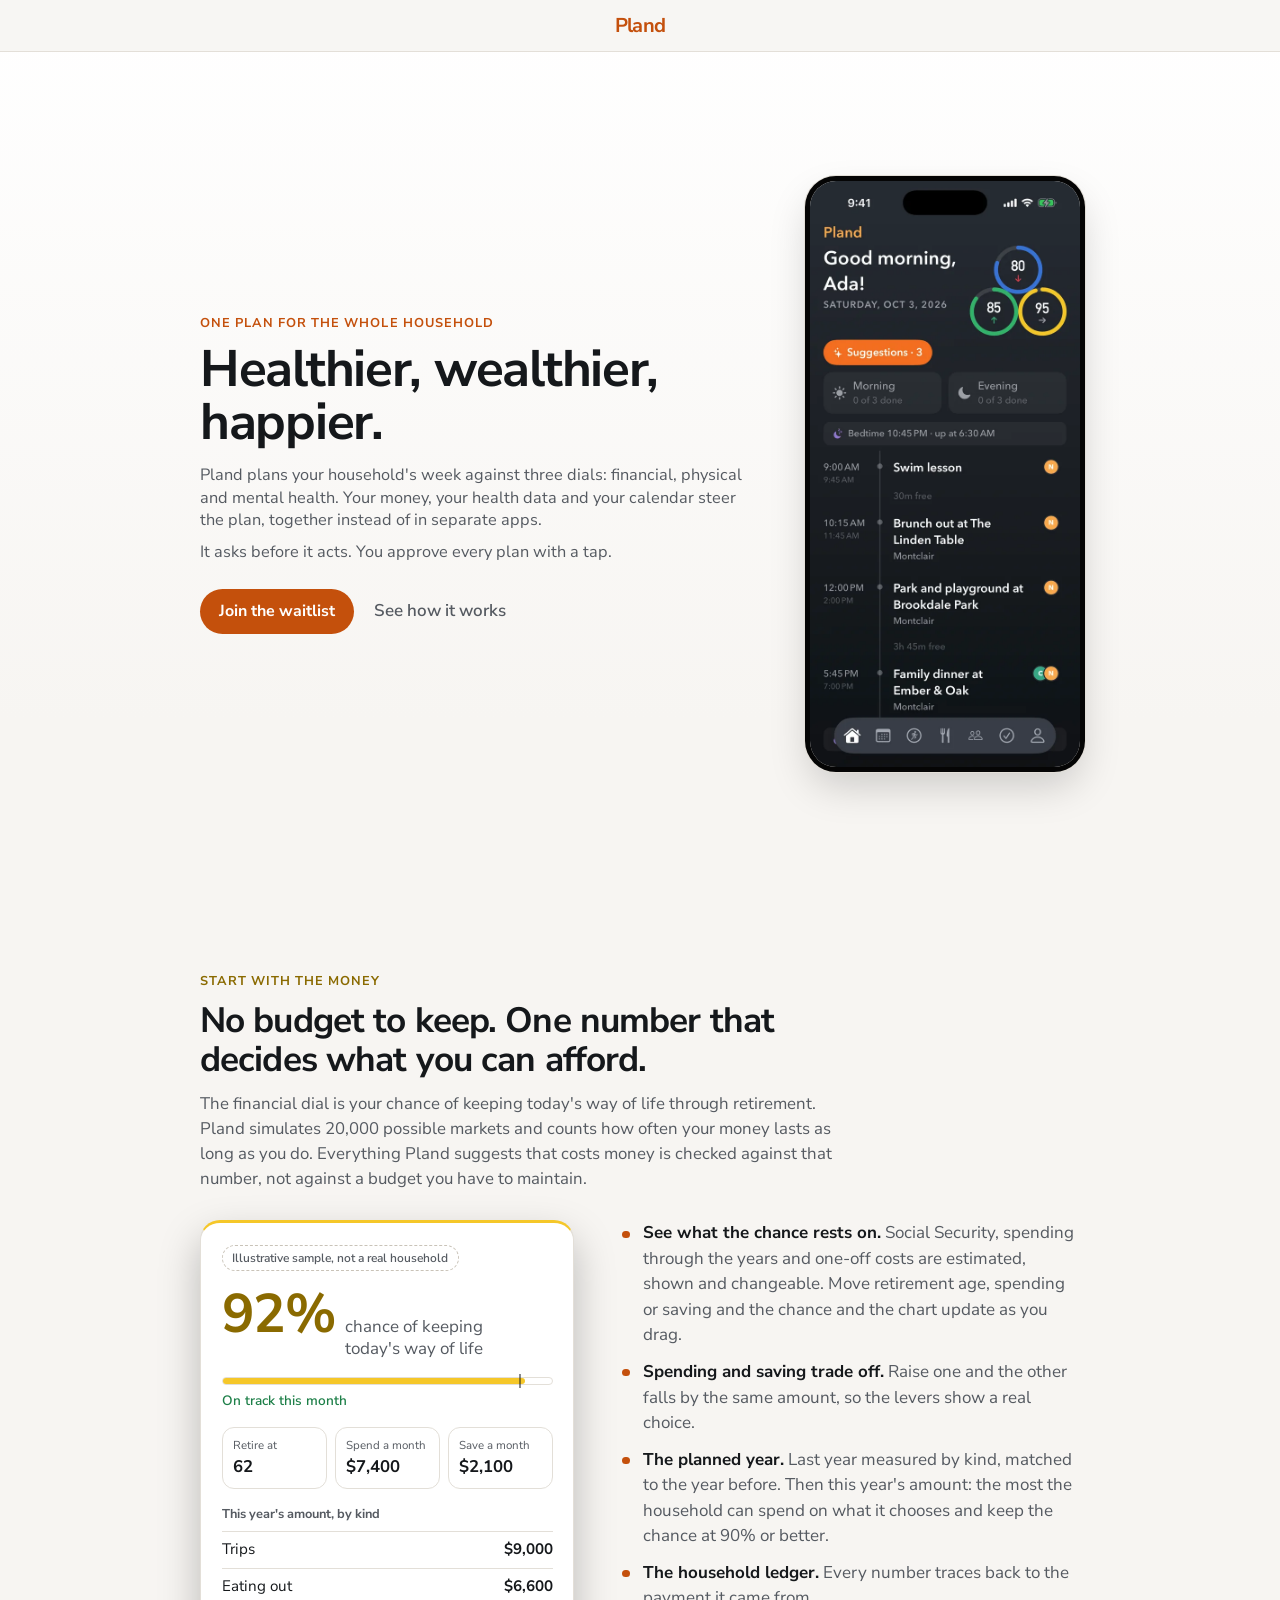
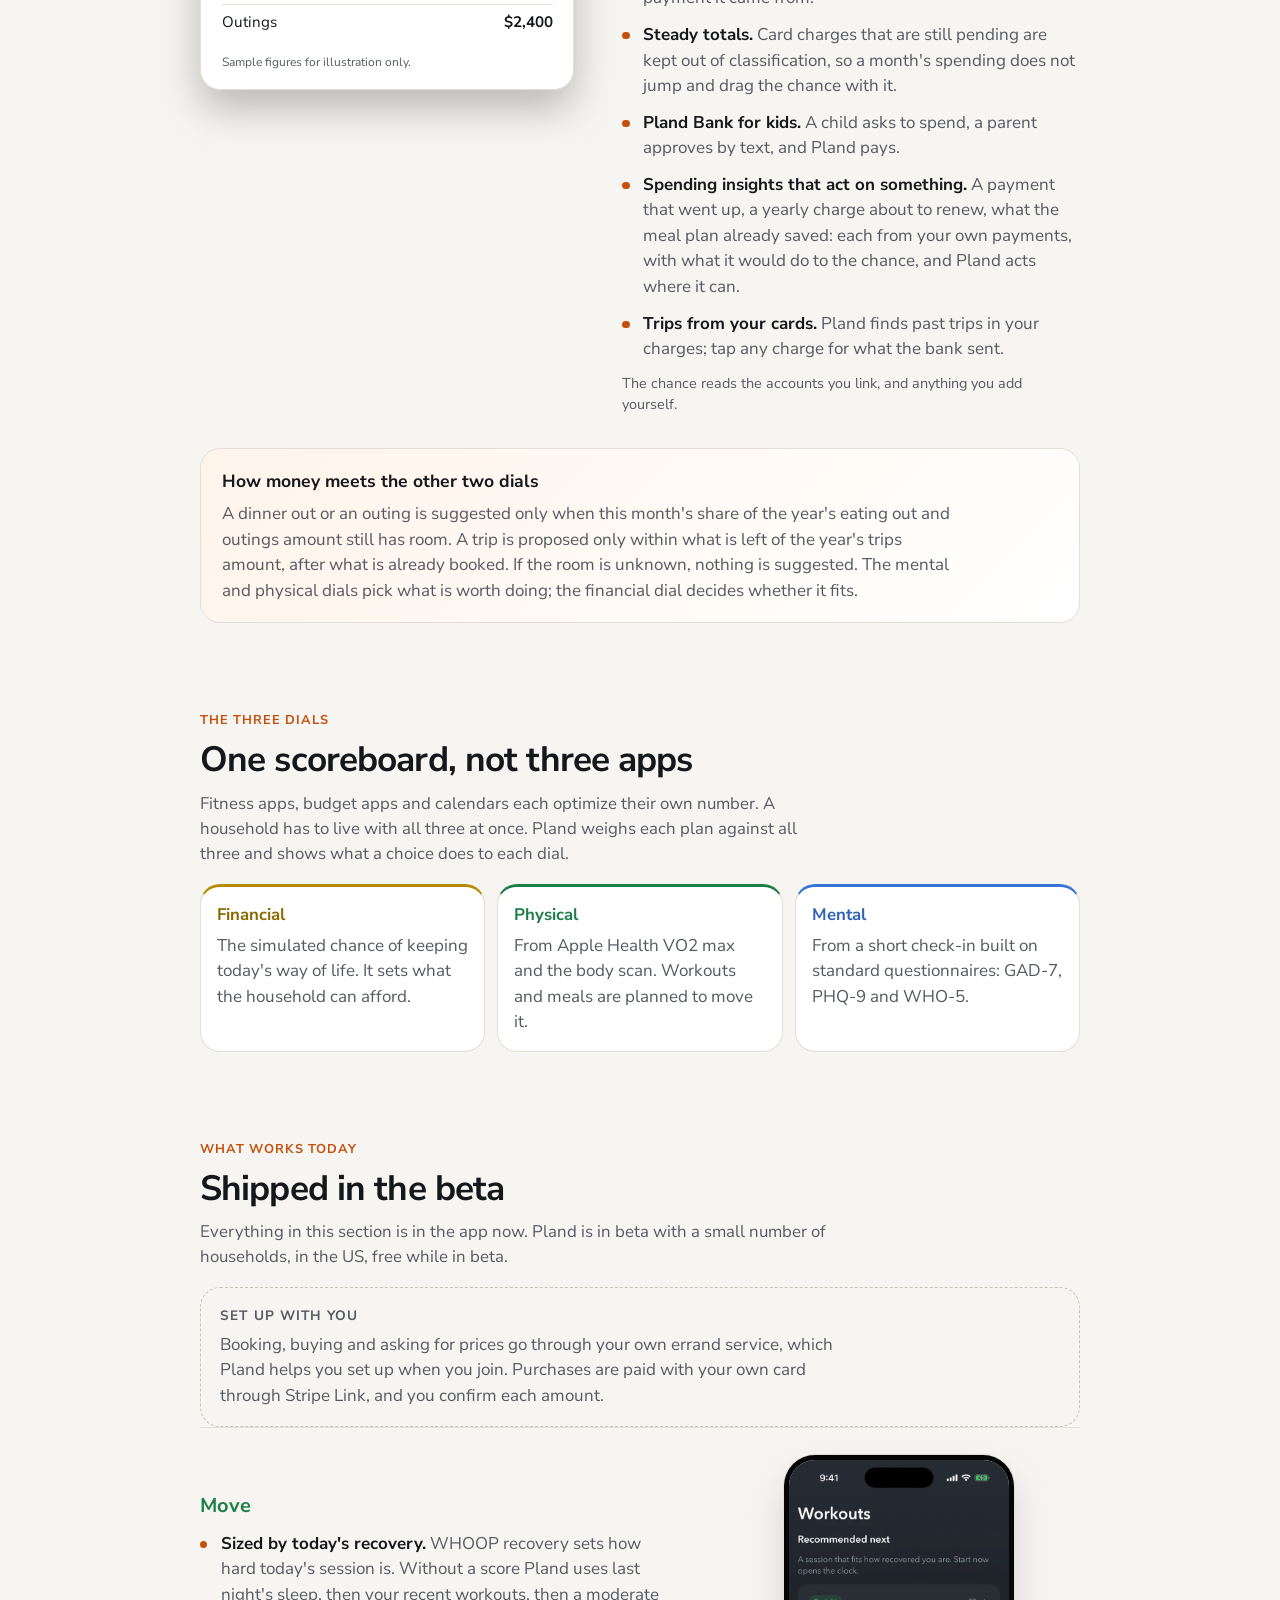
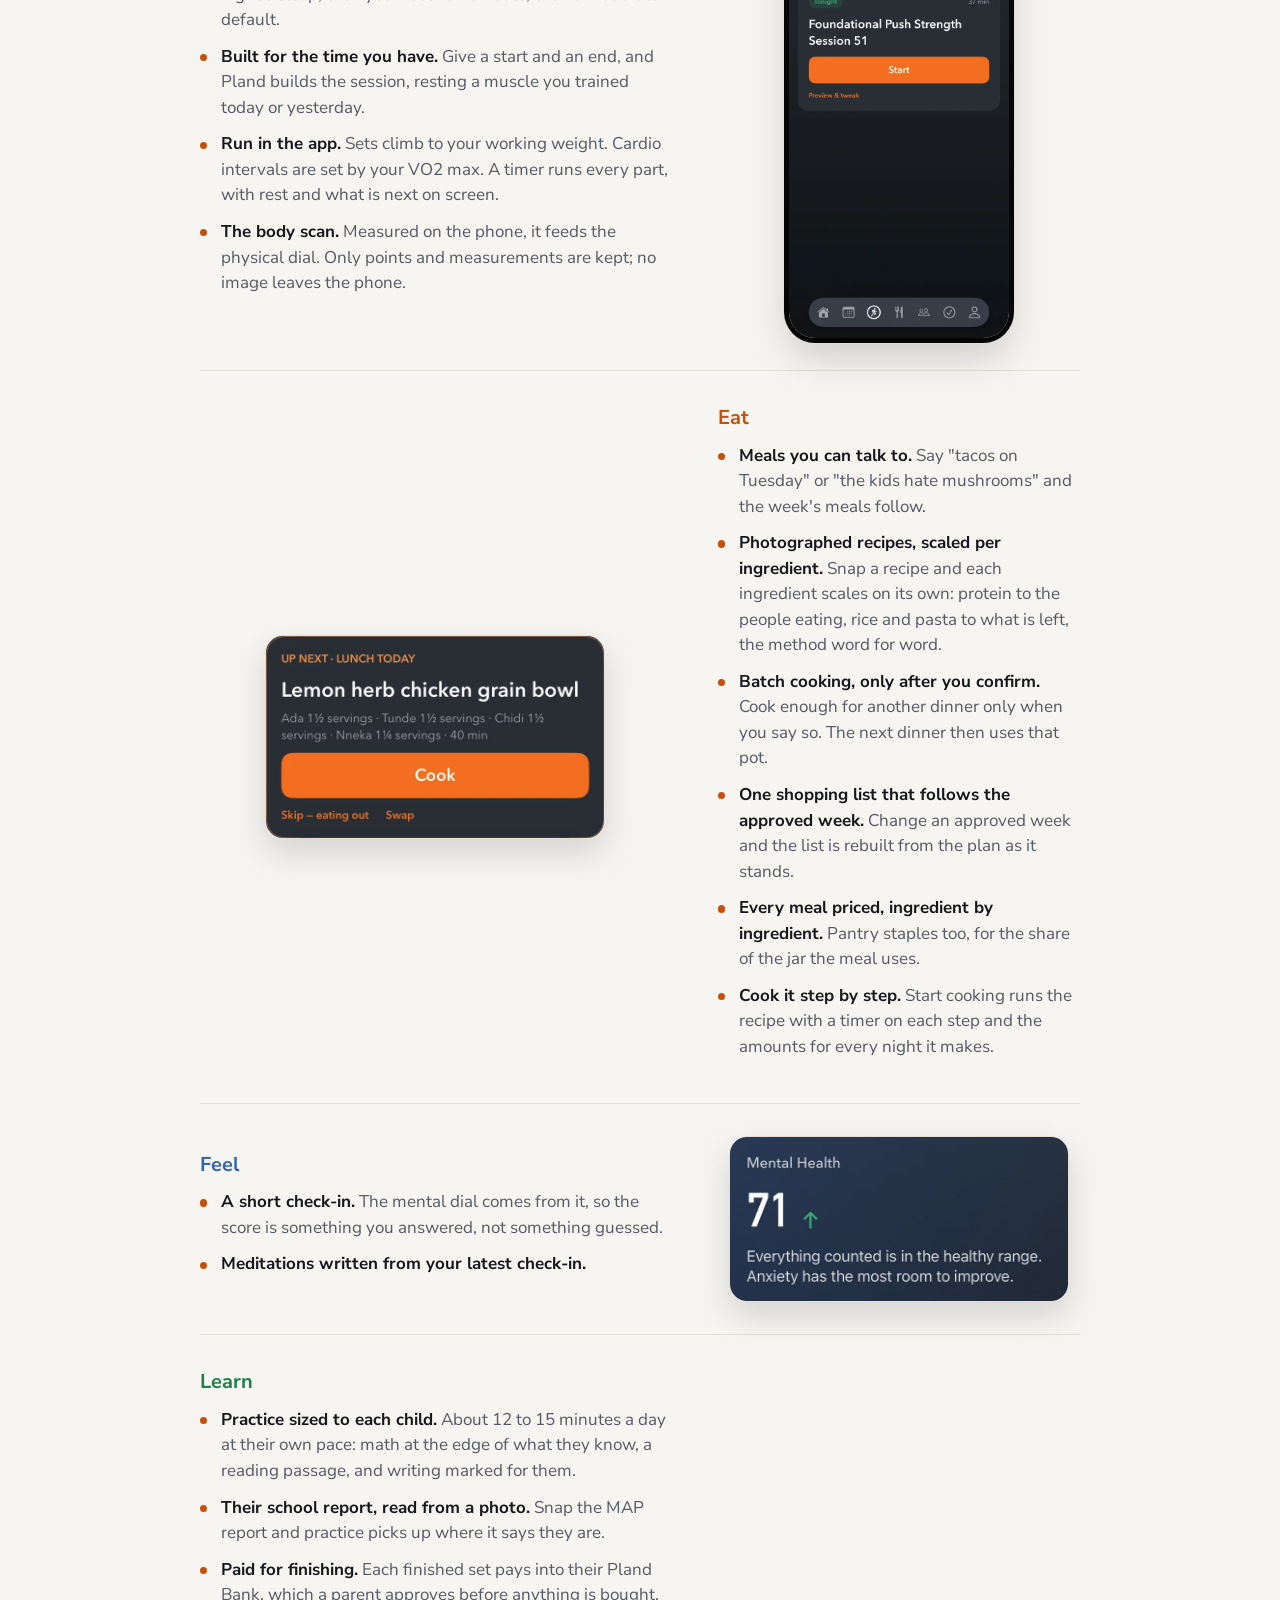
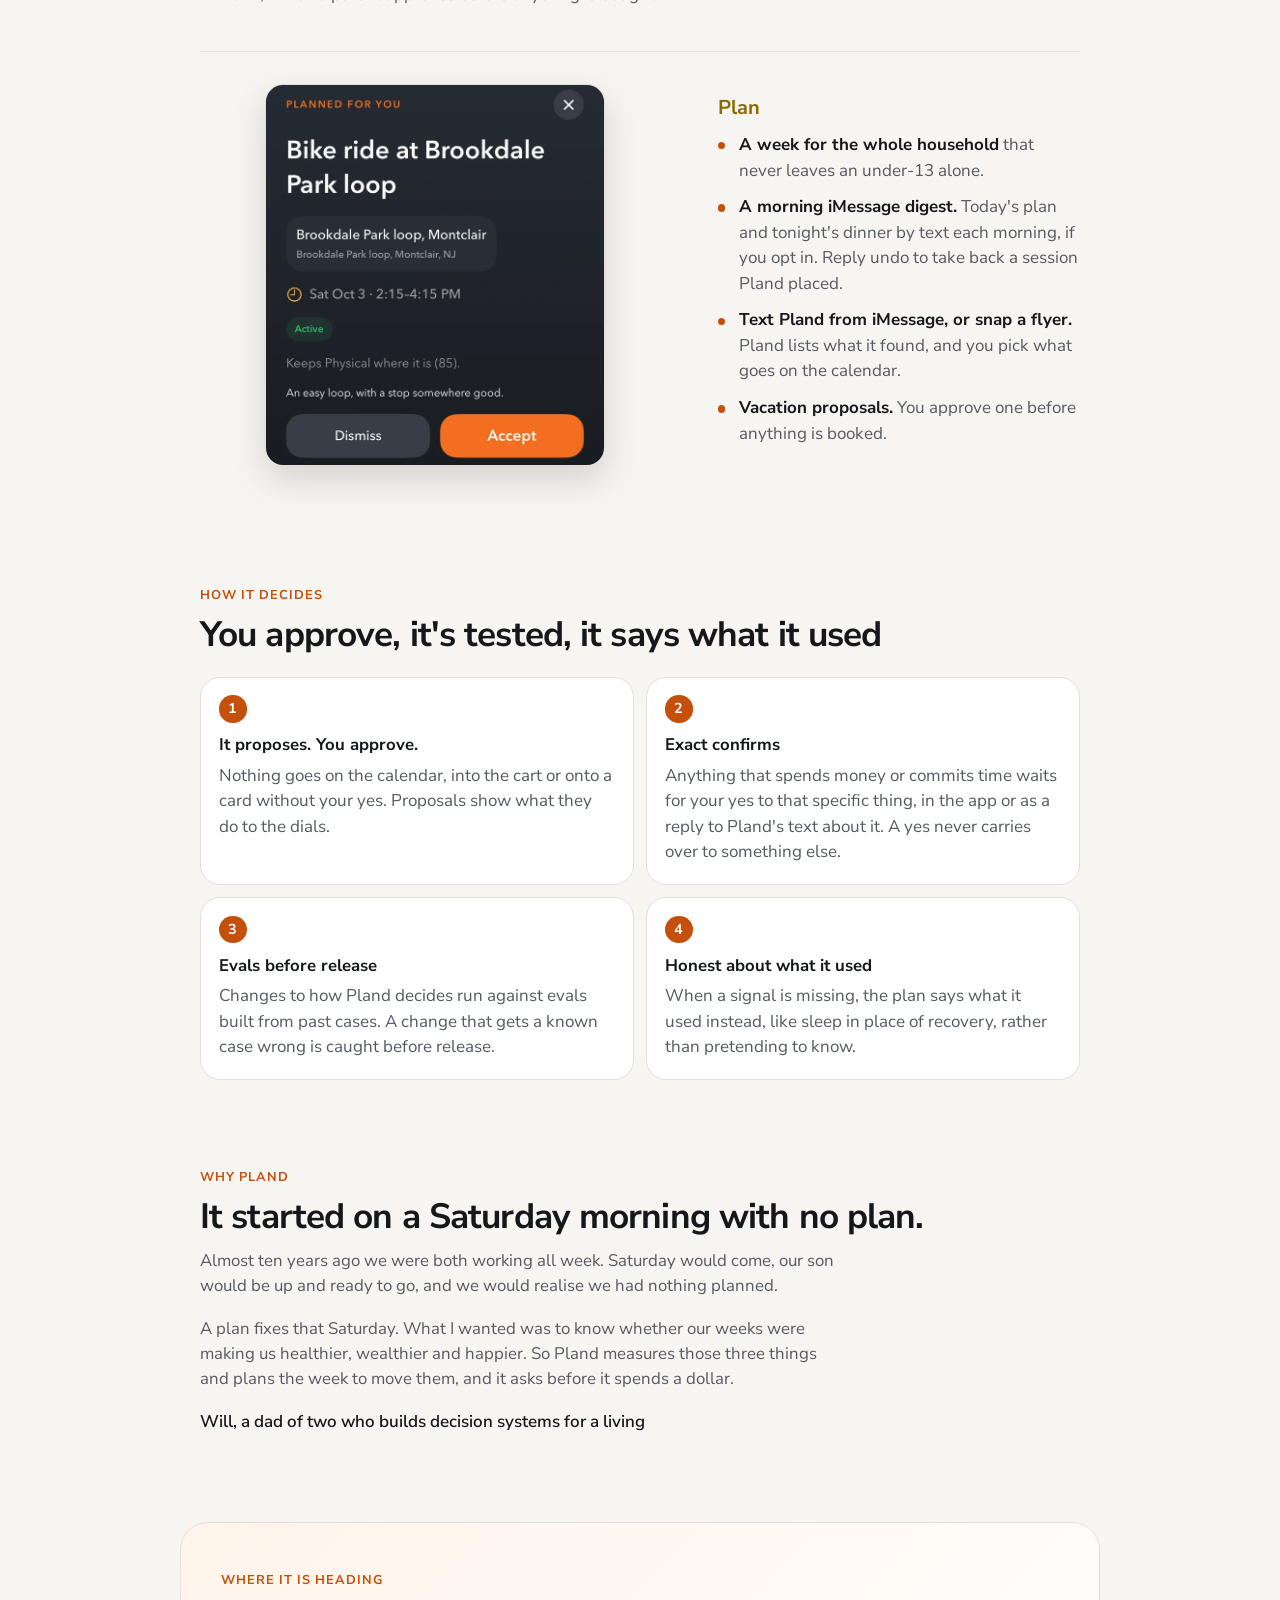
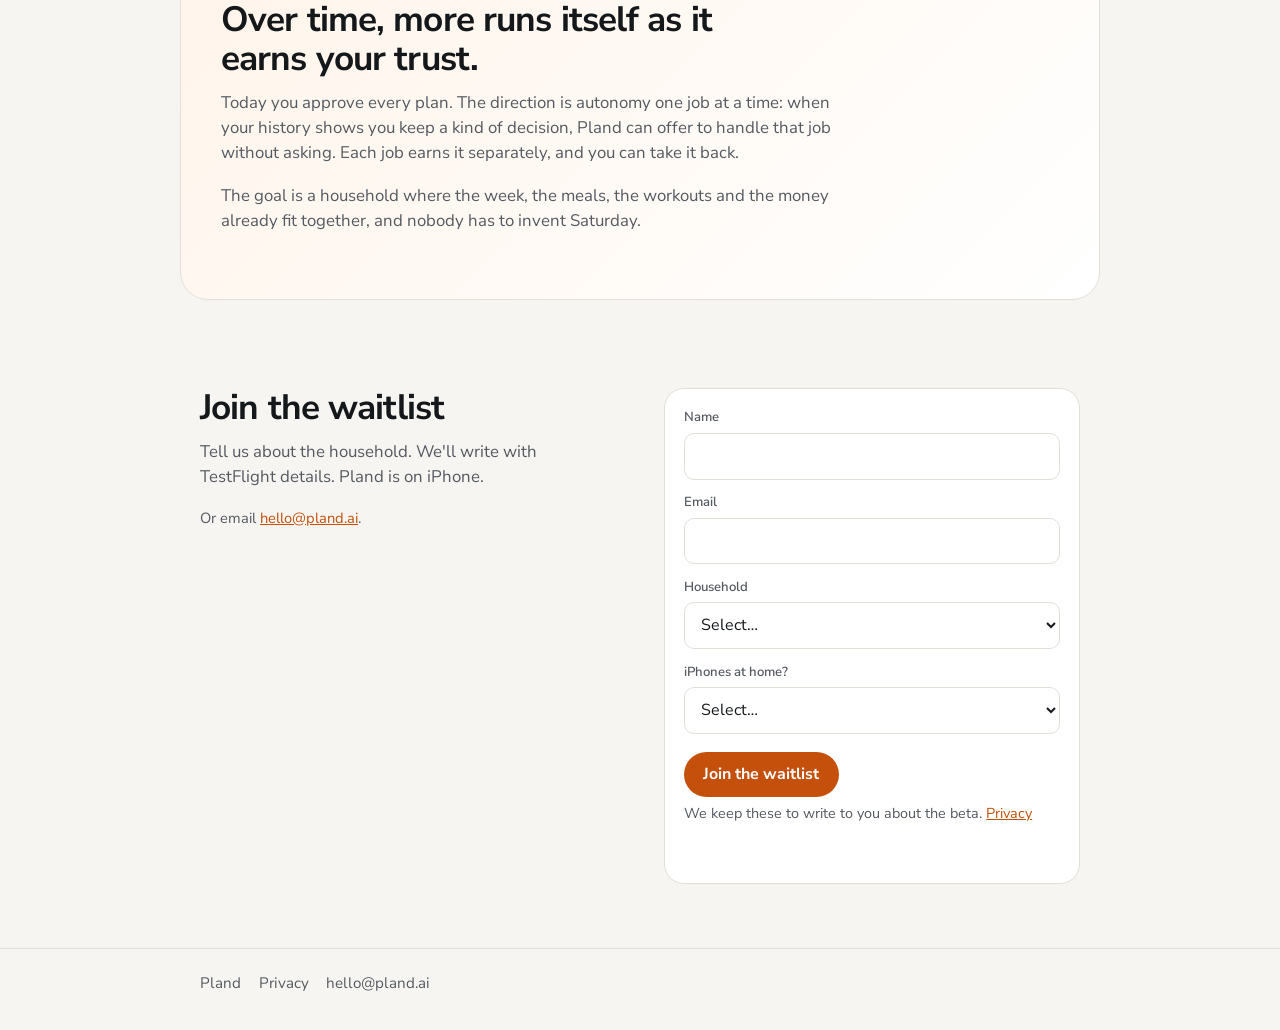
<file: index.html>
<!DOCTYPE html>
<html lang="en">
<head>
  <meta charset="UTF-8" />
  <meta name="viewport" content="width=device-width, initial-scale=1" />
  <title>Pland. Healthier, wealthier, happier.</title>
  <meta name="description" content="Pland plans the whole household's week against physical, mental and financial health. It asks before it acts. Not a calendar, not a budget app, not a chatbot." />
  <meta property="og:title" content="Pland. Healthier, wealthier, happier." />
  <meta property="og:description" content="Pland plans the whole household's week against physical, mental and financial health. It asks before it acts. Not a calendar, not a budget app, not a chatbot." />
  <meta property="og:type" content="website" />
  <meta property="og:url" content="https://pland.ai/" />
  <meta property="og:site_name" content="Pland" />
  <meta property="og:image" content="https://pland.ai/og.png" />
  <meta property="og:image:width" content="1200" />
  <meta property="og:image:height" content="630" />
  <meta property="og:image:alt" content="Pland. Healthier, wealthier, happier." />
  <meta name="twitter:card" content="summary_large_image" />
  <meta name="twitter:title" content="Pland. Healthier, wealthier, happier." />
  <meta name="twitter:description" content="Pland plans the whole household's week against physical, mental and financial health. It asks before it acts. Not a calendar, not a budget app, not a chatbot." />
  <meta name="twitter:image" content="https://pland.ai/og.png" />
  <meta name="twitter:image:alt" content="Pland. Healthier, wealthier, happier." />
  <meta name="theme-color" content="#0f1214" media="(prefers-color-scheme: dark)" />
  <meta name="theme-color" content="#f7f5f2" media="(prefers-color-scheme: light)" />
  <meta name="referrer" content="strict-origin-when-cross-origin" />
  <!-- frame-ancestors is ignored in a meta tag, so this does not stop framing. -->
  <meta http-equiv="Content-Security-Policy" content="default-src 'self'; script-src 'self'; style-src 'self'; img-src 'self' data:; connect-src 'self' https://api.pland.ai; form-action 'self' mailto: https://api.pland.ai; base-uri 'self'; object-src 'none'; frame-ancestors 'none'" />
  <link rel="canonical" href="https://pland.ai/" />
  <link rel="stylesheet" href="site.css" />
</head>
<body>
  <header>
    <div class="wrap">
      <a class="logo" href="/">Pland</a>
    </div>
  </header>

  <main>
  <section class="hero">
    <div class="wrap hero-grid">
      <div class="hero-copy">
        <p class="eyebrow">One plan for the whole household</p>
        <h1>Healthier, wealthier, happier.</h1>
        <p class="dek">Pland plans your household's week against three dials: financial, physical and mental health. Your money, your health data and your calendar steer the plan, together instead of in separate apps.</p>
        <p class="dek">It asks before it acts. You approve every plan with a tap.</p>
      </div>
      <img class="hero-shot" src="images/app/home-okafor.webp" width="600" height="1304" alt="Pland home for a sample household: Saturday already has a plan, with the physical, mental and financial dials." />
      <div class="hero-cta">
        <a class="btn" id="hero-cta" href="#waitlist">Join the waitlist</a>
        <a class="link-more" href="#money">See how it works</a>
      </div>
    </div>
  </section>

  <section class="band money" id="money" aria-labelledby="money-title">
    <div class="wrap">
      <p class="kicker kicker-money">Start with the money</p>
      <h2 id="money-title">No budget to keep. One number that decides what you can afford.</h2>
      <p class="lead">The financial dial is your chance of keeping today's way of life through retirement. Pland simulates 20,000 possible markets and counts how often your money lasts as long as you do. Everything Pland suggests that costs money is checked against that number, not against a budget you have to maintain.</p>

      <div class="money-grid">
        <figure class="money-card" aria-labelledby="sample-cap">
          <p class="sample-tag">Illustrative sample, not a real household</p>
          <div class="chance">
            <span class="chance-n">92%</span>
            <span class="chance-l">chance of keeping today's way of life</span>
          </div>
          <div class="meter" aria-hidden="true"><span class="meter-fill"></span><span class="meter-mark"></span></div>
          <p class="meter-note">On track this month</p>
          <dl class="levers">
            <div><dt>Retire at</dt><dd>62</dd></div>
            <div><dt>Spend a month</dt><dd>$7,400</dd></div>
            <div><dt>Save a month</dt><dd>$2,100</dd></div>
          </dl>
          <div class="year">
            <p class="year-h">This year's amount, by kind</p>
            <ul class="year-rows">
              <li><span>Trips</span><span>$9,000</span></li>
              <li><span>Eating out</span><span>$6,600</span></li>
              <li><span>Outings</span><span>$2,400</span></li>
            </ul>
          </div>
          <figcaption id="sample-cap">Sample figures for illustration only.</figcaption>
        </figure>

        <div class="money-copy">
          <ul class="ticks">
            <li><strong>See what the chance rests on.</strong> Social Security, spending through the years and one-off costs are estimated, shown and changeable. Move retirement age, spending or saving and the chance and the chart update as you drag.</li>
            <li><strong>Spending and saving trade off.</strong> Raise one and the other falls by the same amount, so the levers show a real choice.</li>
            <li><strong>The planned year.</strong> Last year measured by kind, matched to the year before. Then this year's amount: the most the household can spend on what it chooses and keep the chance at 90% or better.</li>
            <li><strong>The household ledger.</strong> Every number traces back to the payment it came from.</li>
            <li><strong>Steady totals.</strong> Card charges that are still pending are kept out of classification, so a month's spending does not jump and drag the chance with it.</li>
            <li><strong>Pland Bank for kids.</strong> A child asks to spend, a parent approves by text, and Pland pays.</li>
            <li><strong>Spending insights that act on something.</strong> A payment that went up, a yearly charge about to renew, what the meal plan already saved: each from your own payments, with what it would do to the chance, and Pland acts where it can.</li>
            <li><strong>Trips from your cards.</strong> Pland finds past trips in your charges; tap any charge for what the bank sent.</li>
          </ul>
          <p class="fine-print">The chance reads the accounts you link, and anything you add yourself.</p>
        </div>
      </div>

      <div class="tradeoff">
        <h3>How money meets the other two dials</h3>
        <p>A dinner out or an outing is suggested only when this month's share of the year's eating out and outings amount still has room. A trip is proposed only within what is left of the year's trips amount, after what is already booked. If the room is unknown, nothing is suggested. The mental and physical dials pick what is worth doing; the financial dial decides whether it fits.</p>
      </div>
    </div>
  </section>

  <section class="band" id="dials" aria-labelledby="dials-title">
    <div class="wrap">
      <p class="kicker">The three dials</p>
      <h2 id="dials-title">One scoreboard, not three apps</h2>
      <p class="lead">Fitness apps, budget apps and calendars each optimize their own number. A household has to live with all three at once. Pland weighs each plan against all three and shows what a choice does to each dial.</p>
      <div class="dial-grid">
        <article class="dial dial-financial">
          <h3>Financial</h3>
          <p>The simulated chance of keeping today's way of life. It sets what the household can afford.</p>
        </article>
        <article class="dial dial-physical">
          <h3>Physical</h3>
          <p>From Apple Health VO2 max and the body scan. Workouts and meals are planned to move it.</p>
        </article>
        <article class="dial dial-mental">
          <h3>Mental</h3>
          <p>From a short check-in built on standard questionnaires: GAD-7, PHQ-9 and WHO-5.</p>
        </article>
      </div>
    </div>
  </section>

  <section class="band" id="today" aria-labelledby="today-title">
    <div class="wrap">
      <p class="kicker">What works today</p>
      <h2 id="today-title">Shipped in the beta</h2>
      <p class="lead">Everything in this section is in the app now. Pland is in beta with a small number of households, in the US, free while in beta.</p>
      <div class="rolling">
        <h3>Set up with you</h3>
        <p>Booking, buying and asking for prices go through your own errand service, which Pland helps you set up when you join. Purchases are paid with your own card through Stripe Link, and you confirm each amount.</p>
      </div>

      <div class="feature-row">
        <div class="feature-copy">
          <h3 class="tag-physical">Move</h3>
          <ul class="ticks">
            <li><strong>Sized by today's recovery.</strong> WHOOP recovery sets how hard today's session is. Without a score Pland uses last night's sleep, then your recent workouts, then a moderate default.</li>
            <li><strong>Built for the time you have.</strong> Give a start and an end, and Pland builds the session, resting a muscle you trained today or yesterday.</li>
            <li><strong>Run in the app.</strong> Sets climb to your working weight. Cardio intervals are set by your VO2 max. A timer runs every part, with rest and what is next on screen.</li>
            <li><strong>The body scan.</strong> Measured on the phone, it feeds the physical dial. Only points and measurements are kept; no image leaves the phone.</li>
          </ul>
        </div>
        <img class="feature-shot phone" src="images/app/workouts-bell.webp" width="600" height="1304" alt="Pland workouts screen for a sample household: a recommended strength session with a Start button." />
      </div>

      <div class="feature-row flip">
        <div class="feature-copy">
          <h3 class="tag-food">Eat</h3>
          <ul class="ticks">
            <li><strong>Meals you can talk to.</strong> Say "tacos on Tuesday" or "the kids hate mushrooms" and the week's meals follow.</li>
            <li><strong>Photographed recipes, scaled per ingredient.</strong> Snap a recipe and each ingredient scales on its own: protein to the people eating, rice and pasta to what is left, the method word for word.</li>
            <li><strong>Batch cooking, only after you confirm.</strong> Cook enough for another dinner only when you say so. The next dinner then uses that pot.</li>
            <li><strong>One shopping list that follows the approved week.</strong> Change an approved week and the list is rebuilt from the plan as it stands.</li>
            <li><strong>Every meal priced, ingredient by ingredient.</strong> Pantry staples too, for the share of the jar the meal uses.</li>
            <li><strong>Cook it step by step.</strong> Start cooking runs the recipe with a timer on each step and the amounts for every night it makes.</li>
          </ul>
        </div>
        <img class="feature-shot crop" src="images/app/crop-meal-next.webp" width="700" height="418" alt="Pland meal card for a sample household: lunch today, with servings scaled per person and a Cook button." />
      </div>

      <div class="feature-row">
        <div class="feature-copy">
          <h3 class="tag-mental">Feel</h3>
          <ul class="ticks">
            <li><strong>A short check-in.</strong> The mental dial comes from it, so the score is something you answered, not something guessed.</li>
            <li><strong>Meditations written from your latest check-in.</strong></li>
          </ul>
        </div>
        <img class="feature-shot crop" src="images/app/crop-mental.webp" width="700" height="341" alt="Pland mental health card for a sample user: a score of 71, with anxiety named as the area with the most room to improve." />
      </div>

      <div class="feature-row">
        <div class="feature-copy">
          <h3 class="tag-learn">Learn</h3>
          <ul class="ticks">
            <li><strong>Practice sized to each child.</strong> About 12 to 15 minutes a day at their own pace: math at the edge of what they know, a reading passage, and writing marked for them.</li>
            <li><strong>Their school report, read from a photo.</strong> Snap the MAP report and practice picks up where it says they are.</li>
            <li><strong>Paid for finishing.</strong> Each finished set pays into their Pland Bank, which a parent approves before anything is bought.</li>
          </ul>
        </div>
      </div>

      <div class="feature-row flip">
        <div class="feature-copy">
          <h3 class="tag-plan">Plan</h3>
          <ul class="ticks">
            <li><strong>A week for the whole household</strong> that never leaves an under-13 alone.</li>
            <li><strong>A morning iMessage digest.</strong> Today's plan and tonight's dinner by text each morning, if you opt in. Reply undo to take back a session Pland placed.</li>
            <li><strong>Text Pland from iMessage, or snap a flyer.</strong> Pland lists what it found, and you pick what goes on the calendar.</li>
            <li><strong>Vacation proposals.</strong> You approve one before anything is booked.</li>
          </ul>
        </div>
        <img class="feature-shot crop" src="images/app/crop-plan.webp" width="700" height="787" alt="Pland suggestion for a sample household: a Saturday bike ride, with the effect on the physical dial and Accept and Dismiss buttons." />
      </div>

    </div>
  </section>

  <section class="band" id="decides" aria-labelledby="decides-title">
    <div class="wrap">
      <p class="kicker">How it decides</p>
      <h2 id="decides-title">You approve, it's tested, it says what it used</h2>
      <div class="steps">
        <article>
          <span class="step-n">1</span>
          <h3>It proposes. You approve.</h3>
          <p>Nothing goes on the calendar, into the cart or onto a card without your yes. Proposals show what they do to the dials.</p>
        </article>
        <article>
          <span class="step-n">2</span>
          <h3>Exact confirms</h3>
          <p>Anything that spends money or commits time waits for your yes to that specific thing, in the app or as a reply to Pland's text about it. A yes never carries over to something else.</p>
        </article>
        <article>
          <span class="step-n">3</span>
          <h3>Evals before release</h3>
          <p>Changes to how Pland decides run against evals built from past cases. A change that gets a known case wrong is caught before release.</p>
        </article>
        <article>
          <span class="step-n">4</span>
          <h3>Honest about what it used</h3>
          <p>When a signal is missing, the plan says what it used instead, like sleep in place of recovery, rather than pretending to know.</p>
        </article>
      </div>
    </div>
  </section>

  <section class="band why" id="why" aria-labelledby="why-title">
    <div class="wrap">
      <p class="kicker">Why Pland</p>
      <h2 id="why-title">It started on a Saturday morning with no plan.</h2>
      <p class="lead">Almost ten years ago we were both working all week. Saturday would come, our son would be up and ready to go, and we would realise we had nothing planned.</p>
      <p class="lead">A plan fixes that Saturday. What I wanted was to know whether our weeks were making us healthier, wealthier and happier. So Pland measures those three things and plans the week to move them, and it asks before it spends a dollar.</p>
      <p class="signature">Will, a dad of two who builds decision systems for a living</p>
    </div>
  </section>

  <section class="band vision" id="vision" aria-labelledby="vision-title">
    <div class="wrap">
      <p class="kicker">Where it is heading</p>
      <h2 id="vision-title">Over time, more runs itself as it earns your trust.</h2>
      <p class="lead">Today you approve every plan. The direction is autonomy one job at a time: when your history shows you keep a kind of decision, Pland can offer to handle that job without asking. Each job earns it separately, and you can take it back.</p>
      <p class="lead">The goal is a household where the week, the meals, the workouts and the money already fit together, and nobody has to invent Saturday.</p>
    </div>
  </section>

  <section class="waitlist band" id="waitlist">
    <div class="wrap waitlist-grid">
      <div>
        <h2>Join the waitlist</h2>
        <p class="lead">Tell us about the household. We'll write with TestFlight details. Pland is on iPhone.</p>
        <p class="fine">Or email <a href="mailto:hello@pland.ai">hello@pland.ai</a>.</p>
      </div>
      <div class="form-card">
        <form id="waitlist-form" action="https://api.pland.ai/waitlist" method="post" novalidate>
          <label for="name">Name</label>
          <input id="name" name="name" type="text" autocomplete="name" required maxlength="120" />
          <label for="email">Email</label>
          <input id="email" name="email" type="email" autocomplete="email" required maxlength="200" />
          <label for="household">Household</label>
          <select id="household" name="household" required>
            <option value="">Select…</option>
            <option>1 adult</option>
            <option>2 adults</option>
            <option>2 adults + kids</option>
            <option>Other</option>
          </select>
          <label for="ios">iPhones at home?</label>
          <select id="ios" name="ios" required>
            <option value="">Select…</option>
            <option value="Yes &#8212; we use iPhones">Yes, we use iPhones</option>
            <option>Mostly iOS</option>
            <option>No / mixed</option>
          </select>
          <div class="form-actions">
            <button class="btn" id="waitlist-submit" type="submit">Join the waitlist</button>
            <p class="fine-print">We keep these to write to you about the beta. <a href="privacy/">Privacy</a></p>
          </div>
        </form>
        <p id="waitlist-status" class="form-status" role="status" aria-live="polite"></p>
      </div>
    </div>
  </section>
  </main>

  <footer>
    <div class="wrap footer-row">
      <span>Pland</span>
      <a href="/privacy/">Privacy</a>
      <a href="mailto:hello@pland.ai">hello@pland.ai</a>
    </div>
  </footer>

  <script src="waitlist.js"></script>
</body>
</html>
</file>
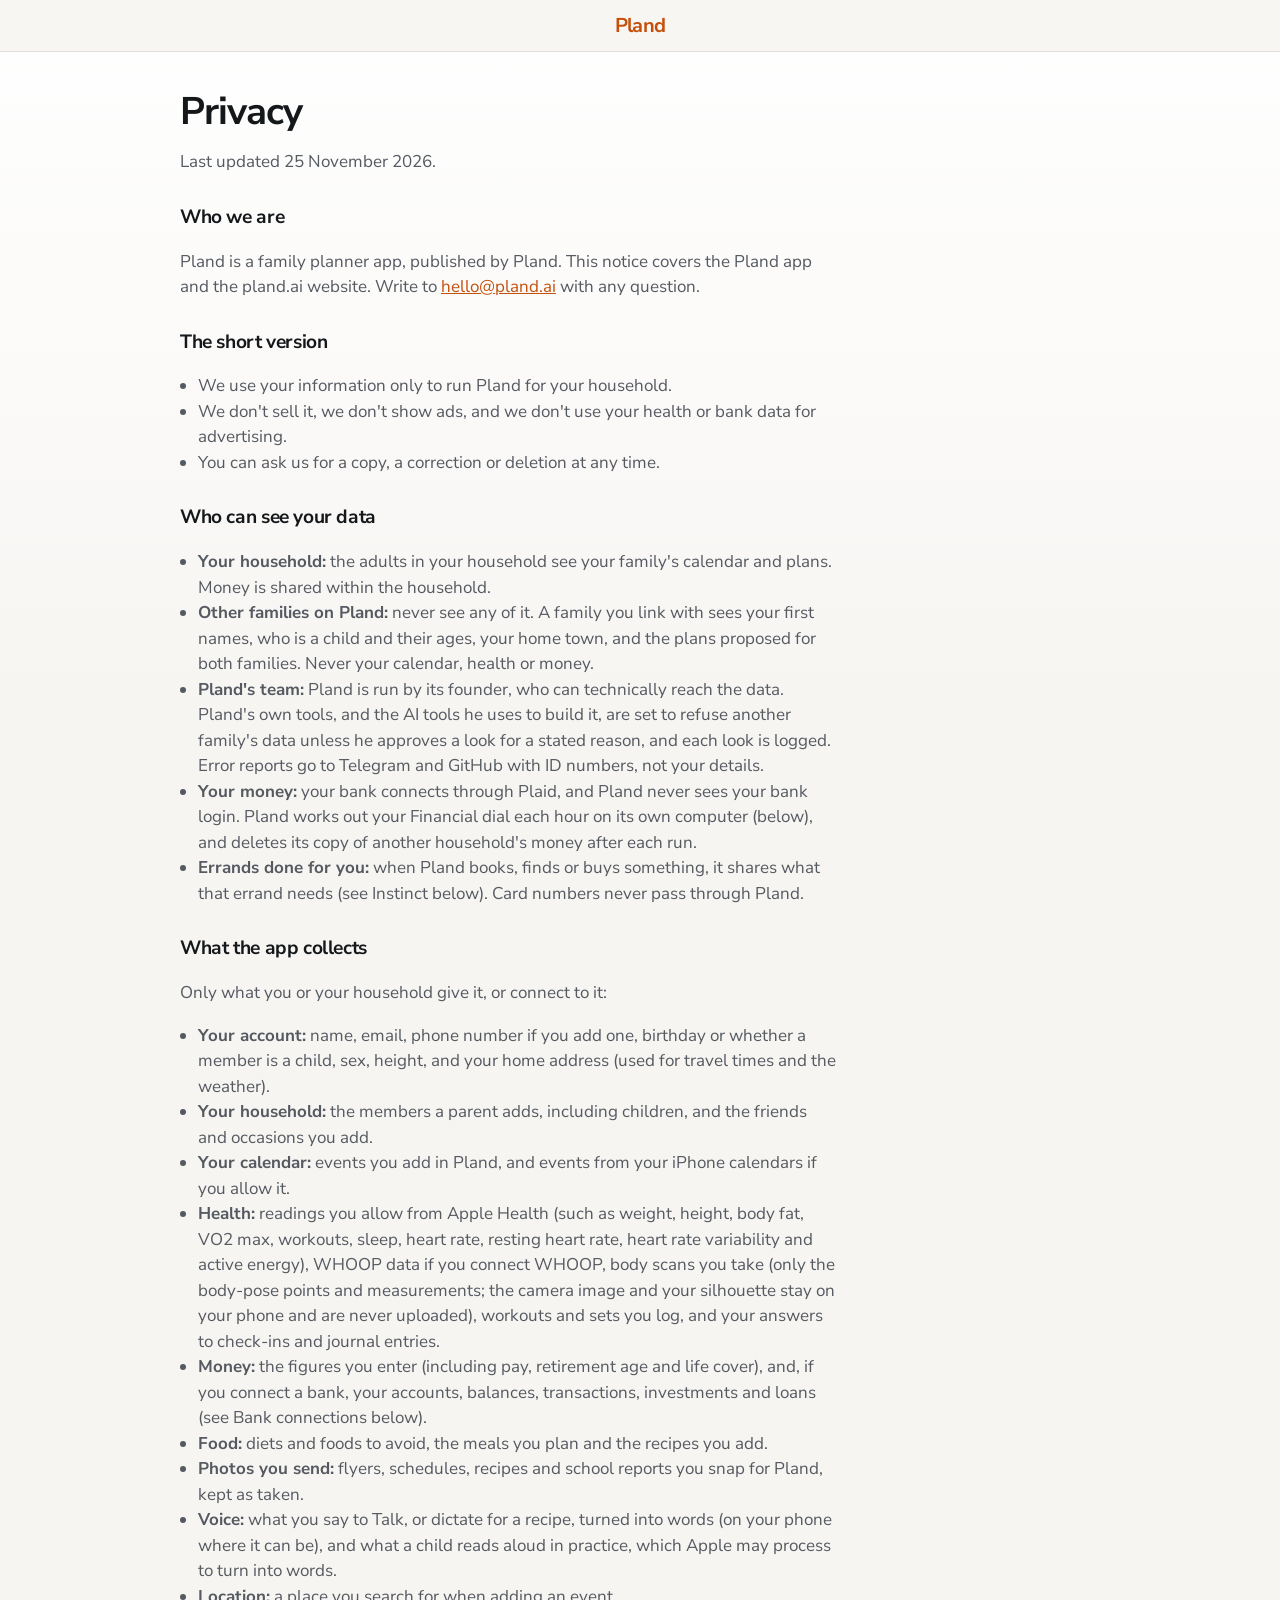
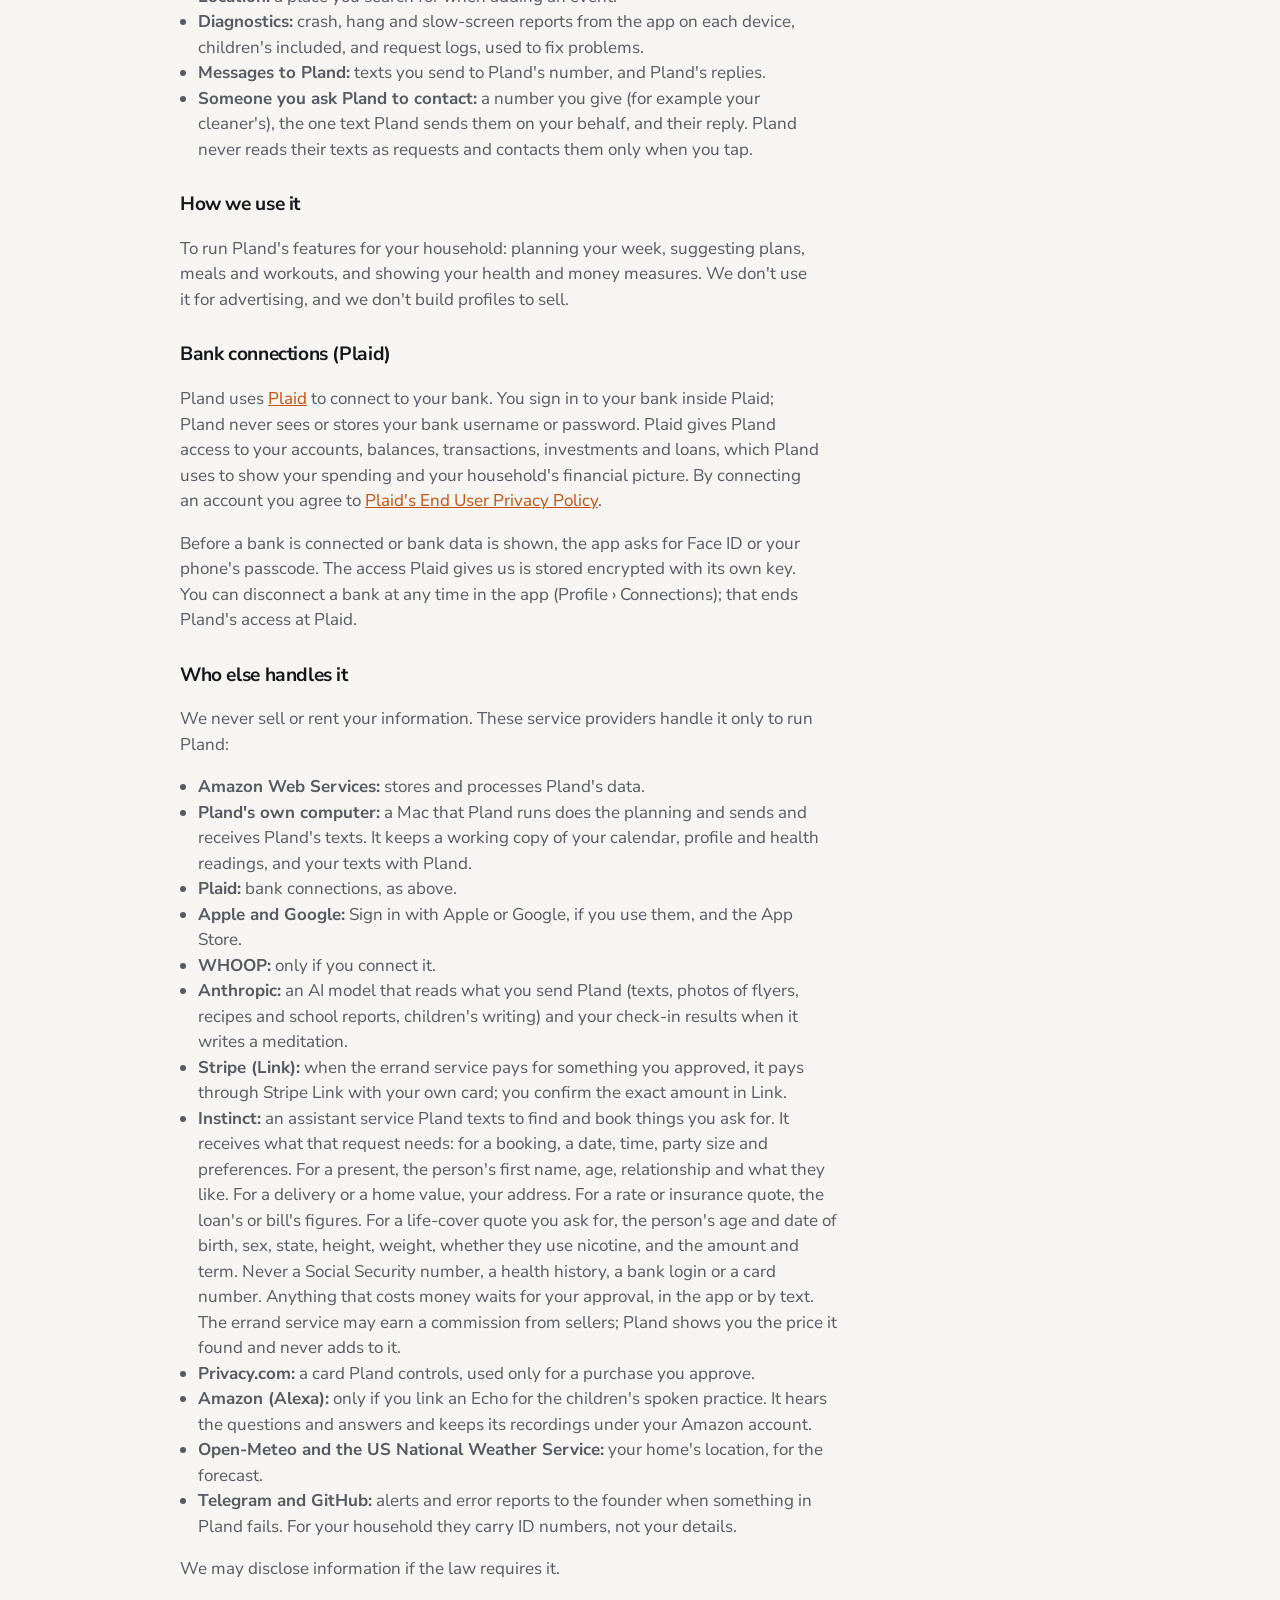
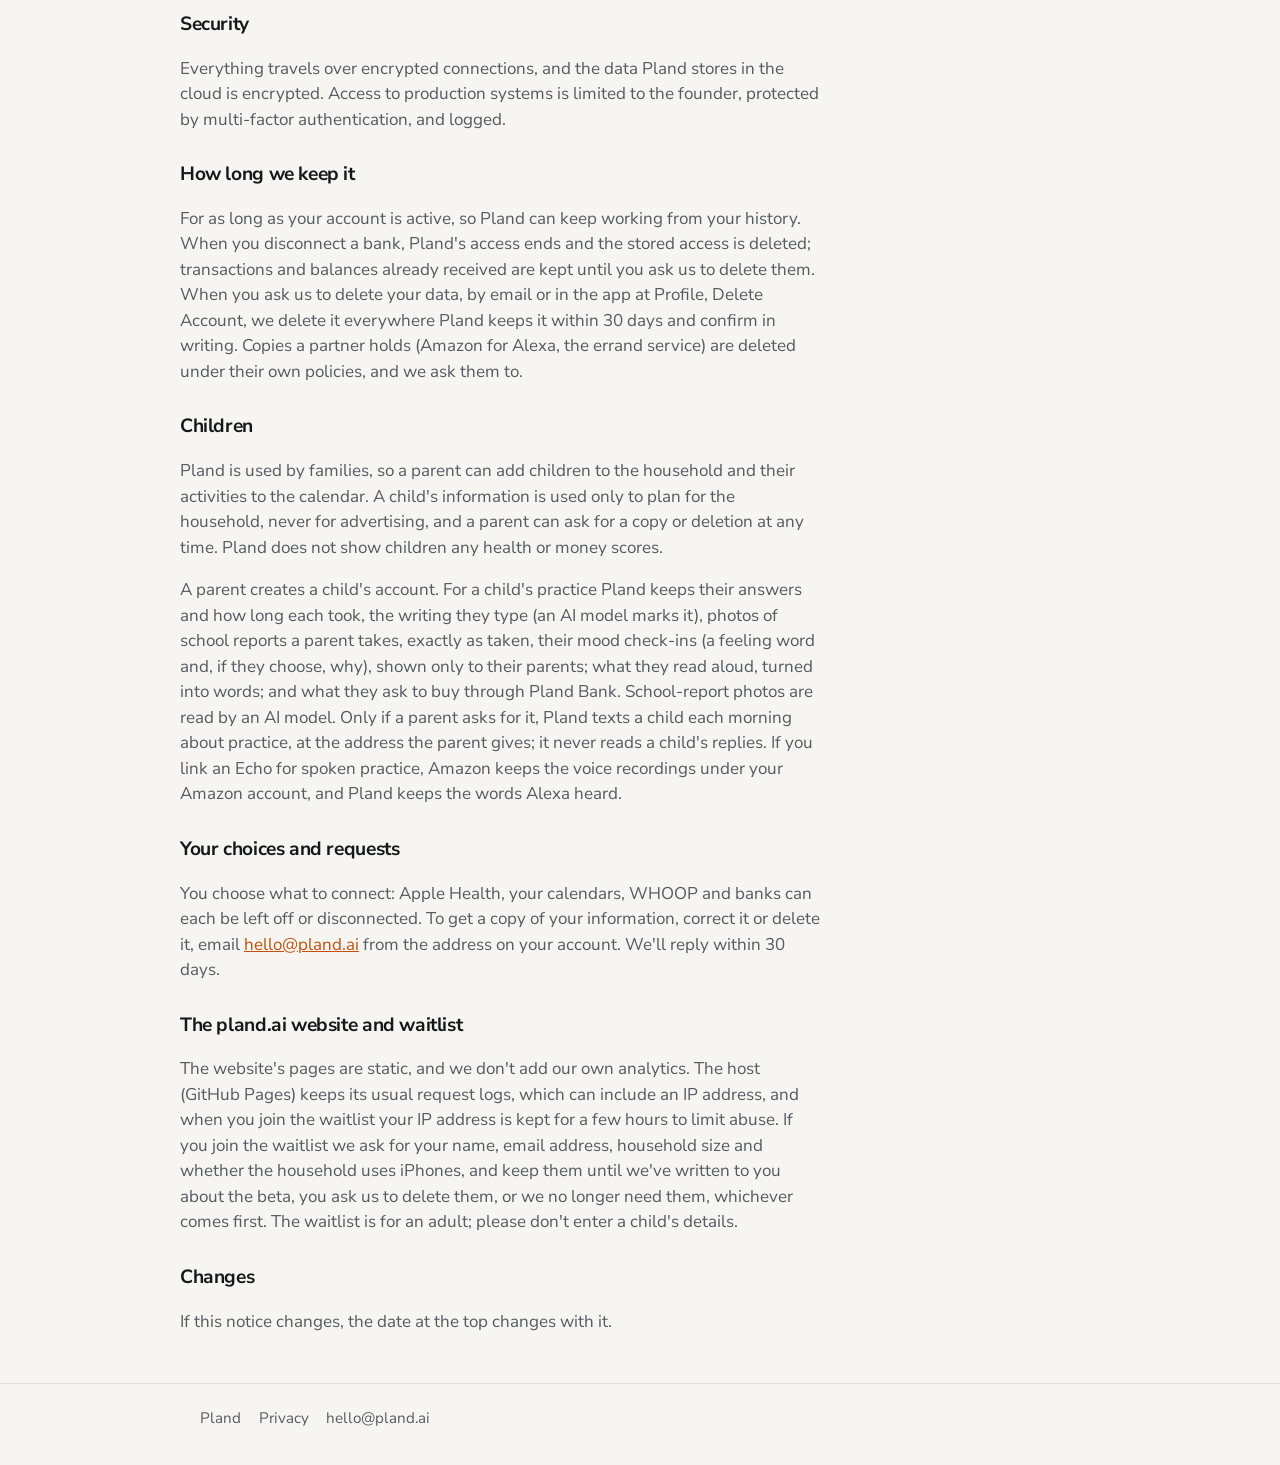
<file: privacy/index.html>
<!DOCTYPE html>
<html lang="en">
<head>
  <meta charset="UTF-8" />
  <meta name="viewport" content="width=device-width, initial-scale=1" />
  <title>Pland privacy</title>
  <meta name="description" content="How the Pland app and pland.ai handle your information, including bank data connected through Plaid." />
  <meta name="theme-color" content="#f7f5f2" media="(prefers-color-scheme: light)" />
  <meta name="theme-color" content="#0f1214" media="(prefers-color-scheme: dark)" />
  <meta name="referrer" content="strict-origin-when-cross-origin" />
  <!-- frame-ancestors is ignored in a meta tag, so this does not stop framing. -->
  <meta http-equiv="Content-Security-Policy" content="default-src 'self'; script-src 'self'; style-src 'self'; img-src 'self' data:; connect-src 'self' https://api.pland.ai; form-action 'self' mailto: https://api.pland.ai; base-uri 'self'; object-src 'none'; frame-ancestors 'none'" />
  <link rel="canonical" href="https://pland.ai/privacy/" />
  <link rel="stylesheet" href="/site.css" />
</head>
<body>
  <header>
    <div class="wrap">
      <a class="logo" href="/">Pland</a>
    </div>
  </header>

  <main class="wrap prose">
    <h1>Privacy</h1>
    <p>Last updated 25 November 2026.</p>

    <h2>Who we are</h2>
    <p>Pland is a family planner app, published by Pland. This notice covers the Pland app and the pland.ai website. Write to <a href="mailto:hello@pland.ai">hello@pland.ai</a> with any question.</p>

    <h2>The short version</h2>
    <ul>
      <li>We use your information only to run Pland for your household.</li>
      <li>We don't sell it, we don't show ads, and we don't use your health or bank data for advertising.</li>
      <li>You can ask us for a copy, a correction or deletion at any time.</li>
    </ul>

    <h2 id="who">Who can see your data</h2>
    <ul>
      <li><strong>Your household:</strong> the adults in your household see your family's calendar and plans. Money is shared within the household.</li>
      <li><strong>Other families on Pland:</strong> never see any of it. A family you link with sees your first names, who is a child and their ages, your home town, and the plans proposed for both families. Never your calendar, health or money.</li>
      <li><strong>Pland's team:</strong> Pland is run by its founder, who can technically reach the data. Pland's own tools, and the AI tools he uses to build it, are set to refuse another family's data unless he approves a look for a stated reason, and each look is logged. Error reports go to Telegram and GitHub with ID numbers, not your details.</li>
      <li><strong>Your money:</strong> your bank connects through Plaid, and Pland never sees your bank login. Pland works out your Financial dial each hour on its own computer (below), and deletes its copy of another household's money after each run.</li>
      <li><strong>Errands done for you:</strong> when Pland books, finds or buys something, it shares what that errand needs (see Instinct below). Card numbers never pass through Pland.</li>
    </ul>

    <h2>What the app collects</h2>
    <p>Only what you or your household give it, or connect to it:</p>
    <ul>
      <li><strong>Your account:</strong> name, email, phone number if you add one, birthday or whether a member is a child, sex, height, and your home address (used for travel times and the weather).</li>
      <li><strong>Your household:</strong> the members a parent adds, including children, and the friends and occasions you add.</li>
      <li><strong>Your calendar:</strong> events you add in Pland, and events from your iPhone calendars if you allow it.</li>
      <li><strong>Health:</strong> readings you allow from Apple Health (such as weight, height, body fat, VO2 max, workouts, sleep, heart rate, resting heart rate, heart rate variability and active energy), WHOOP data if you connect WHOOP, body scans you take (only the body-pose points and measurements; the camera image and your silhouette stay on your phone and are never uploaded), workouts and sets you log, and your answers to check-ins and journal entries.</li>
      <li><strong>Money:</strong> the figures you enter (including pay, retirement age and life cover), and, if you connect a bank, your accounts, balances, transactions, investments and loans (see Bank connections below).</li>
      <li><strong>Food:</strong> diets and foods to avoid, the meals you plan and the recipes you add.</li>
      <li><strong>Photos you send:</strong> flyers, schedules, recipes and school reports you snap for Pland, kept as taken.</li>
      <li><strong>Voice:</strong> what you say to Talk, or dictate for a recipe, turned into words (on your phone where it can be), and what a child reads aloud in practice, which Apple may process to turn into words.</li>
      <li><strong>Location:</strong> a place you search for when adding an event.</li>
      <li><strong>Diagnostics:</strong> crash, hang and slow-screen reports from the app on each device, children's included, and request logs, used to fix problems.</li>
      <li><strong>Messages to Pland:</strong> texts you send to Pland's number, and Pland's replies.</li>
      <li><strong>Someone you ask Pland to contact:</strong> a number you give (for example your cleaner's), the one text Pland sends them on your behalf, and their reply. Pland never reads their texts as requests and contacts them only when you tap.</li>
    </ul>

    <h2>How we use it</h2>
    <p>To run Pland's features for your household: planning your week, suggesting plans, meals and workouts, and showing your health and money measures. We don't use it for advertising, and we don't build profiles to sell.</p>

    <h2>Bank connections (Plaid)</h2>
    <p>Pland uses <a href="https://plaid.com">Plaid</a> to connect to your bank. You sign in to your bank inside Plaid; Pland never sees or stores your bank username or password. Plaid gives Pland access to your accounts, balances, transactions, investments and loans, which Pland uses to show your spending and your household's financial picture. By connecting an account you agree to <a href="https://plaid.com/legal/#end-user-privacy-policy">Plaid's End User Privacy Policy</a>.</p>
    <p>Before a bank is connected or bank data is shown, the app asks for Face ID or your phone's passcode. The access Plaid gives us is stored encrypted with its own key. You can disconnect a bank at any time in the app (Profile › Connections); that ends Pland's access at Plaid.</p>

    <h2>Who else handles it</h2>
    <p>We never sell or rent your information. These service providers handle it only to run Pland:</p>
    <ul>
      <li><strong>Amazon Web Services:</strong> stores and processes Pland's data.</li>
      <li><strong>Pland's own computer:</strong> a Mac that Pland runs does the planning and sends and receives Pland's texts. It keeps a working copy of your calendar, profile and health readings, and your texts with Pland.</li>
      <li><strong>Plaid:</strong> bank connections, as above.</li>
      <li><strong>Apple and Google:</strong> Sign in with Apple or Google, if you use them, and the App Store.</li>
      <li><strong>WHOOP:</strong> only if you connect it.</li>
      <li><strong>Anthropic:</strong> an AI model that reads what you send Pland (texts, photos of flyers, recipes and school reports, children's writing) and your check-in results when it writes a meditation.</li>
      <li><strong>Stripe (Link):</strong> when the errand service pays for something you approved, it pays through Stripe Link with your own card; you confirm the exact amount in Link.</li>
      <li><strong>Instinct:</strong> an assistant service Pland texts to find and book things you ask for. It receives what that request needs: for a booking, a date, time, party size and preferences. For a present, the person's first name, age, relationship and what they like. For a delivery or a home value, your address. For a rate or insurance quote, the loan's or bill's figures. For a life-cover quote you ask for, the person's age and date of birth, sex, state, height, weight, whether they use nicotine, and the amount and term. Never a Social Security number, a health history, a bank login or a card number. Anything that costs money waits for your approval, in the app or by text. The errand service may earn a commission from sellers; Pland shows you the price it found and never adds to it.</li>
      <li><strong>Privacy.com:</strong> a card Pland controls, used only for a purchase you approve.</li>
      <li><strong>Amazon (Alexa):</strong> only if you link an Echo for the children's spoken practice. It hears the questions and answers and keeps its recordings under your Amazon account.</li>
      <li><strong>Open-Meteo and the US National Weather Service:</strong> your home's location, for the forecast.</li>
      <li><strong>Telegram and GitHub:</strong> alerts and error reports to the founder when something in Pland fails. For your household they carry ID numbers, not your details.</li>
    </ul>
    <p>We may disclose information if the law requires it.</p>

    <h2>Security</h2>
    <p>Everything travels over encrypted connections, and the data Pland stores in the cloud is encrypted. Access to production systems is limited to the founder, protected by multi-factor authentication, and logged.</p>

    <h2>How long we keep it</h2>
    <p>For as long as your account is active, so Pland can keep working from your history. When you disconnect a bank, Pland's access ends and the stored access is deleted; transactions and balances already received are kept until you ask us to delete them. When you ask us to delete your data, by email or in the app at Profile, Delete Account, we delete it everywhere Pland keeps it within 30 days and confirm in writing. Copies a partner holds (Amazon for Alexa, the errand service) are deleted under their own policies, and we ask them to.</p>

    <h2>Children</h2>
    <p>Pland is used by families, so a parent can add children to the household and their activities to the calendar. A child's information is used only to plan for the household, never for advertising, and a parent can ask for a copy or deletion at any time. Pland does not show children any health or money scores.</p>
    <p>A parent creates a child's account. For a child's practice Pland keeps their answers and how long each took, the writing they type (an AI model marks it), photos of school reports a parent takes, exactly as taken, their mood check-ins (a feeling word and, if they choose, why), shown only to their parents; what they read aloud, turned into words; and what they ask to buy through Pland Bank. School-report photos are read by an AI model. Only if a parent asks for it, Pland texts a child each morning about practice, at the address the parent gives; it never reads a child's replies. If you link an Echo for spoken practice, Amazon keeps the voice recordings under your Amazon account, and Pland keeps the words Alexa heard.</p>

    <h2>Your choices and requests</h2>
    <p>You choose what to connect: Apple Health, your calendars, WHOOP and banks can each be left off or disconnected. To get a copy of your information, correct it or delete it, email <a href="mailto:hello@pland.ai">hello@pland.ai</a> from the address on your account. We'll reply within 30 days.</p>

    <h2>The pland.ai website and waitlist</h2>
    <p>The website's pages are static, and we don't add our own analytics. The host (GitHub Pages) keeps its usual request logs, which can include an IP address, and when you join the waitlist your IP address is kept for a few hours to limit abuse. If you join the waitlist we ask for your name, email address, household size and whether the household uses iPhones, and keep them until we've written to you about the beta, you ask us to delete them, or we no longer need them, whichever comes first. The waitlist is for an adult; please don't enter a child's details.</p>

    <h2>Changes</h2>
    <p>If this notice changes, the date at the top changes with it.</p>
  </main>

  <footer>
    <div class="wrap footer-row">
      <span>Pland</span>
      <a href="/privacy/">Privacy</a>
      <a href="mailto:hello@pland.ai">hello@pland.ai</a>
    </div>
  </footer>
</body>
</html>
</file>
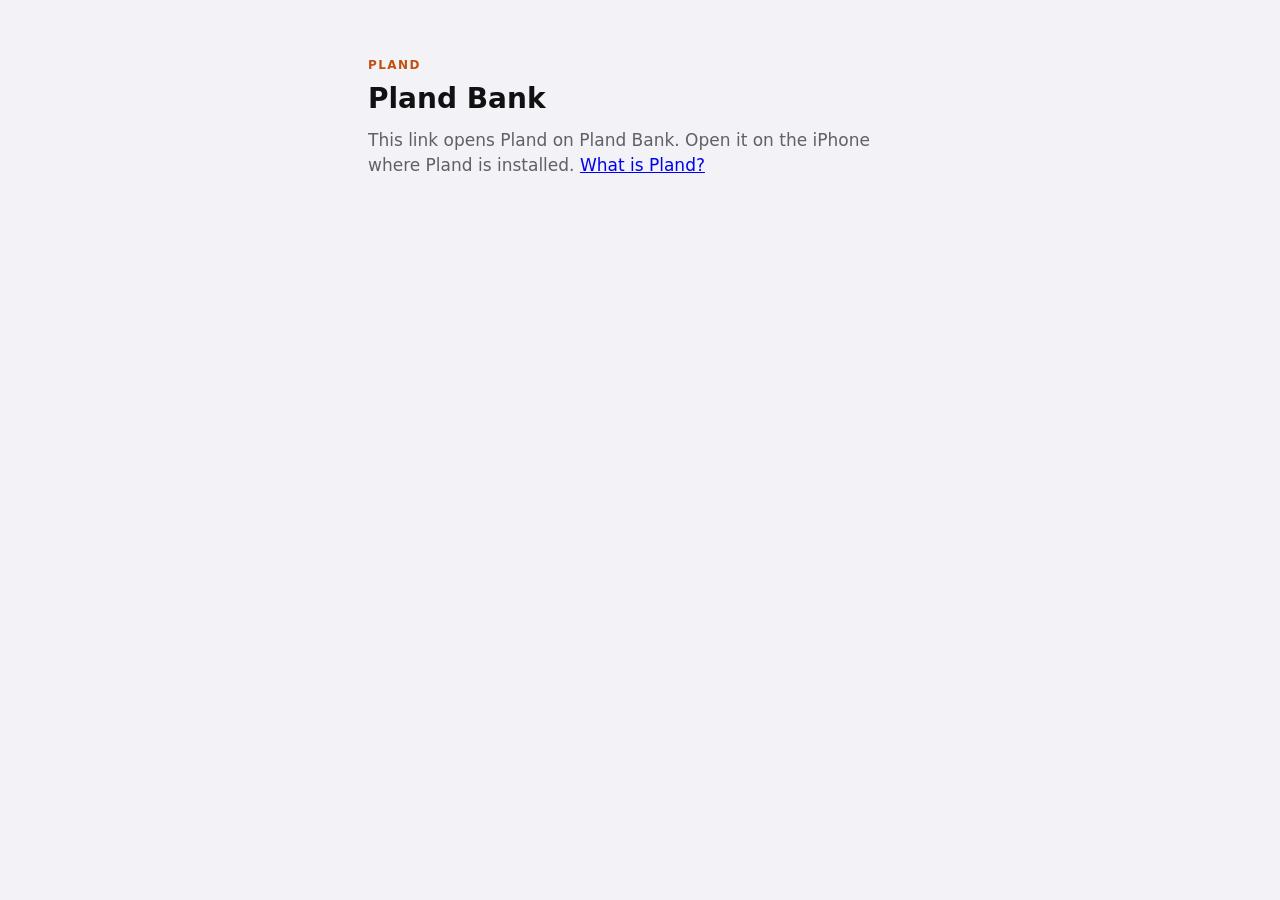
<file: open/bank/index.html>
<!DOCTYPE html>
<html lang="en">
<head>
  <meta charset="utf-8" />
  <meta name="viewport" content="width=device-width, initial-scale=1" />
  <title>Pland Bank</title>
  <meta property="og:title" content="Pland Bank" />
  <meta property="og:site_name" content="Pland" />
  <meta property="og:image" content="https://pland.ai/og.png" />
  <meta name="referrer" content="strict-origin-when-cross-origin" />
  <!-- frame-ancestors is ignored in a meta tag, so this does not stop framing. -->
  <meta http-equiv="Content-Security-Policy" content="default-src 'self'; script-src 'self'; style-src 'self'; img-src 'self' data:; connect-src 'self' https://api.pland.ai; form-action 'self' mailto: https://api.pland.ai; base-uri 'self'; object-src 'none'; frame-ancestors 'none'" />
  <link rel="stylesheet" href="/open/open.css" />
</head>
<body>
  <main>
    <p class="kicker">Pland</p>
    <h1>Pland Bank</h1>
    <p>This link opens Pland on Pland Bank. Open it on the iPhone where Pland is installed. <a href="/">What is Pland?</a></p>
  </main>
</body>
</html>
</file>
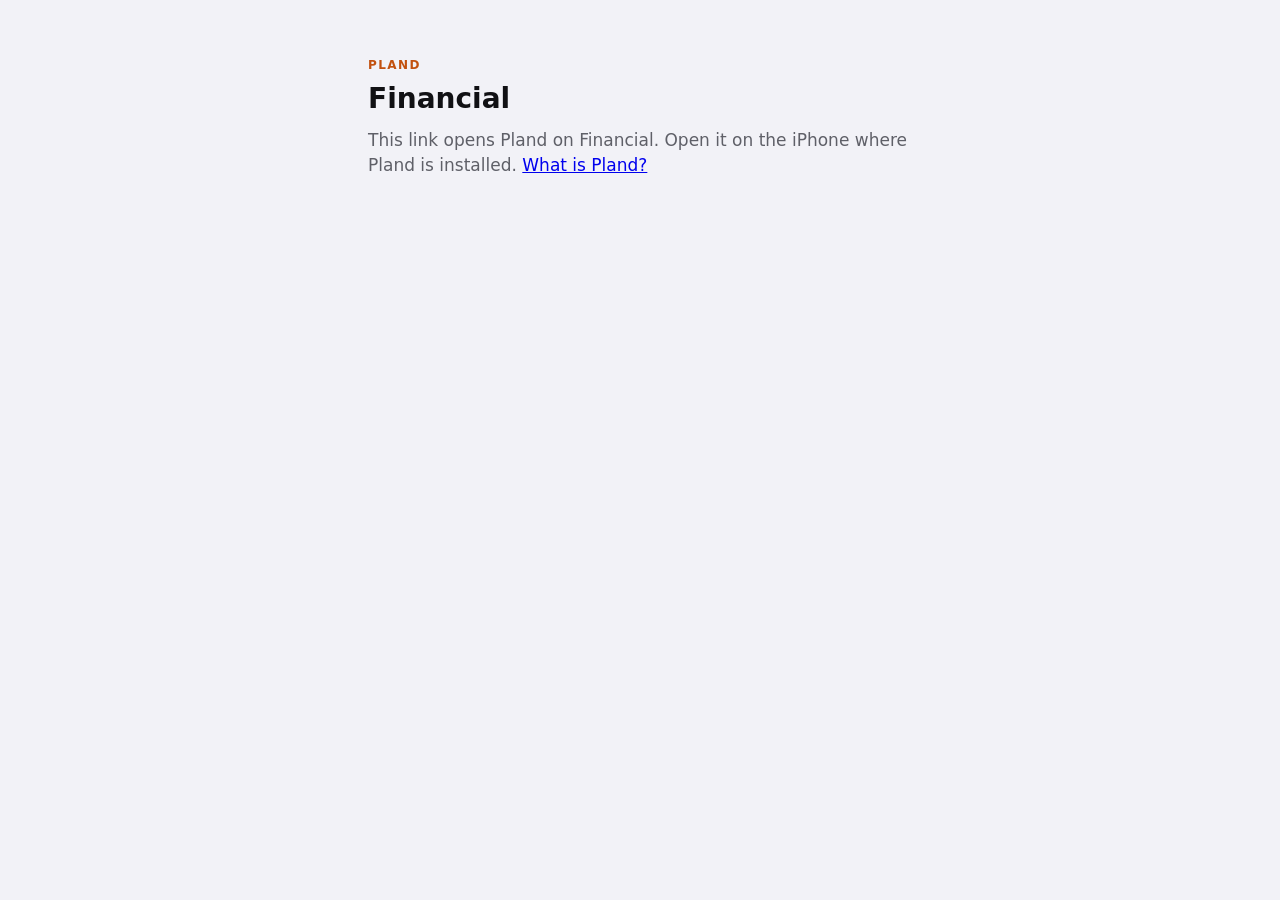
<file: open/financial/index.html>
<!DOCTYPE html>
<html lang="en">
<head>
  <meta charset="utf-8" />
  <meta name="viewport" content="width=device-width, initial-scale=1" />
  <title>Financial</title>
  <meta property="og:title" content="Financial" />
  <meta property="og:site_name" content="Pland" />
  <meta property="og:image" content="https://pland.ai/og.png" />
  <meta name="referrer" content="strict-origin-when-cross-origin" />
  <!-- frame-ancestors is ignored in a meta tag, so this does not stop framing. -->
  <meta http-equiv="Content-Security-Policy" content="default-src 'self'; script-src 'self'; style-src 'self'; img-src 'self' data:; connect-src 'self' https://api.pland.ai; form-action 'self' mailto: https://api.pland.ai; base-uri 'self'; object-src 'none'; frame-ancestors 'none'" />
  <link rel="stylesheet" href="/open/open.css" />
</head>
<body>
  <main>
    <p class="kicker">Pland</p>
    <h1>Financial</h1>
    <p>This link opens Pland on Financial. Open it on the iPhone where Pland is installed. <a href="/">What is Pland?</a></p>
  </main>
</body>
</html>
</file>
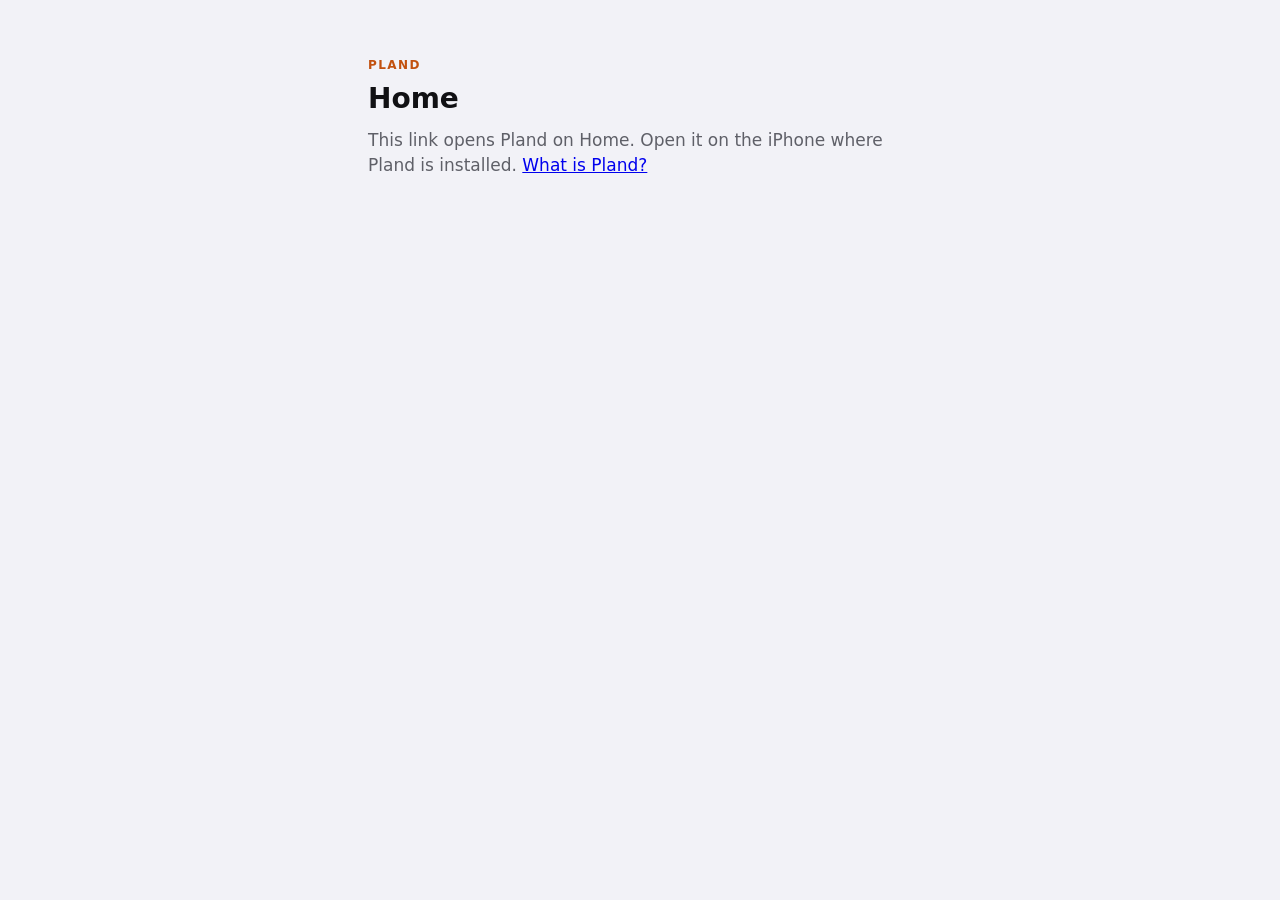
<file: open/home/index.html>
<!DOCTYPE html>
<html lang="en">
<head>
  <meta charset="utf-8" />
  <meta name="viewport" content="width=device-width, initial-scale=1" />
  <title>Home</title>
  <meta property="og:title" content="Home" />
  <meta property="og:site_name" content="Pland" />
  <meta property="og:image" content="https://pland.ai/og.png" />
  <meta name="referrer" content="strict-origin-when-cross-origin" />
  <!-- frame-ancestors is ignored in a meta tag, so this does not stop framing. -->
  <meta http-equiv="Content-Security-Policy" content="default-src 'self'; script-src 'self'; style-src 'self'; img-src 'self' data:; connect-src 'self' https://api.pland.ai; form-action 'self' mailto: https://api.pland.ai; base-uri 'self'; object-src 'none'; frame-ancestors 'none'" />
  <link rel="stylesheet" href="/open/open.css" />
</head>
<body>
  <main>
    <p class="kicker">Pland</p>
    <h1>Home</h1>
    <p>This link opens Pland on Home. Open it on the iPhone where Pland is installed. <a href="/">What is Pland?</a></p>
  </main>
</body>
</html>
</file>
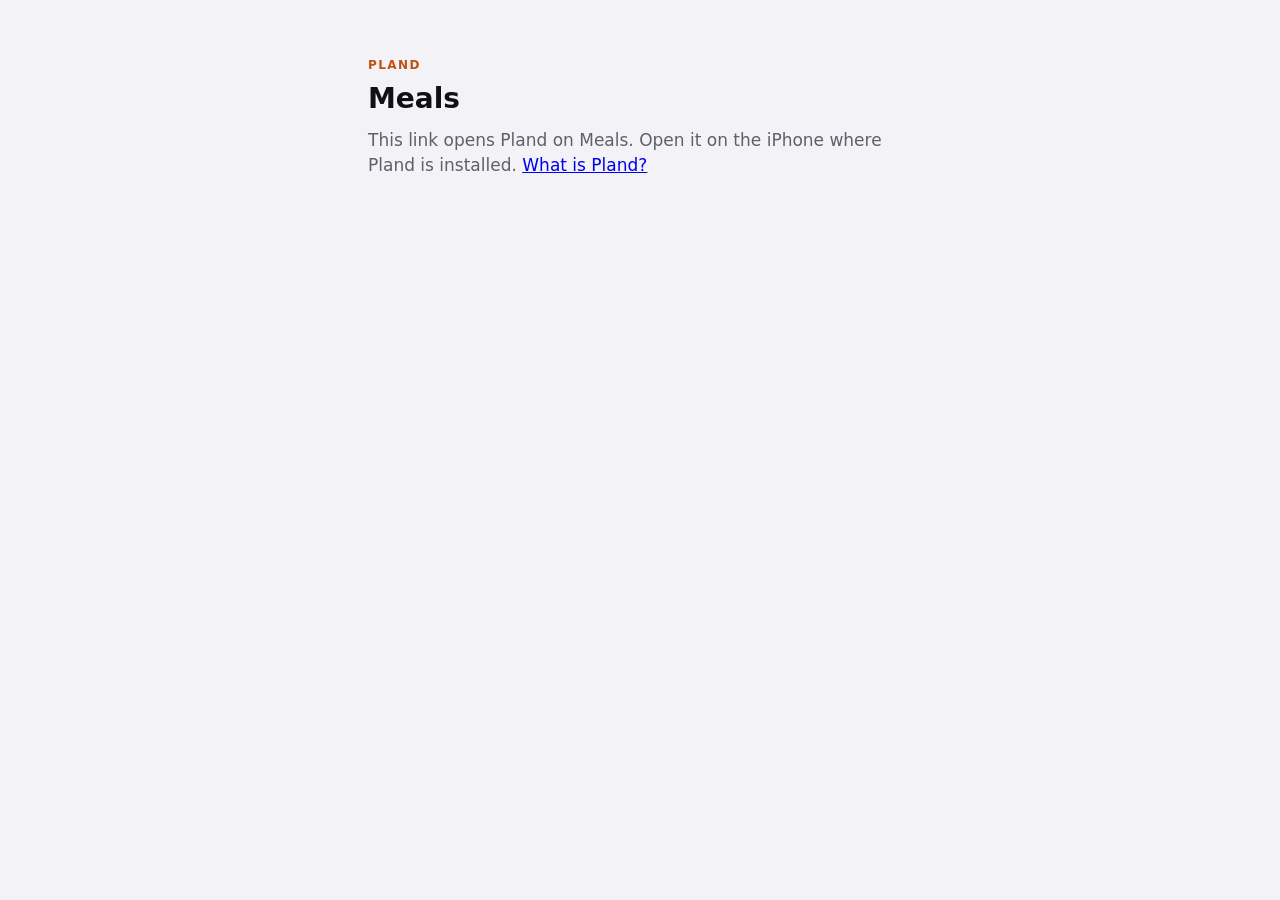
<file: open/meals/index.html>
<!DOCTYPE html>
<html lang="en">
<head>
  <meta charset="utf-8" />
  <meta name="viewport" content="width=device-width, initial-scale=1" />
  <title>Meals</title>
  <meta property="og:title" content="Meals" />
  <meta property="og:site_name" content="Pland" />
  <meta property="og:image" content="https://pland.ai/og.png" />
  <meta name="referrer" content="strict-origin-when-cross-origin" />
  <!-- frame-ancestors is ignored in a meta tag, so this does not stop framing. -->
  <meta http-equiv="Content-Security-Policy" content="default-src 'self'; script-src 'self'; style-src 'self'; img-src 'self' data:; connect-src 'self' https://api.pland.ai; form-action 'self' mailto: https://api.pland.ai; base-uri 'self'; object-src 'none'; frame-ancestors 'none'" />
  <link rel="stylesheet" href="/open/open.css" />
</head>
<body>
  <main>
    <p class="kicker">Pland</p>
    <h1>Meals</h1>
    <p>This link opens Pland on Meals. Open it on the iPhone where Pland is installed. <a href="/">What is Pland?</a></p>
  </main>
</body>
</html>
</file>
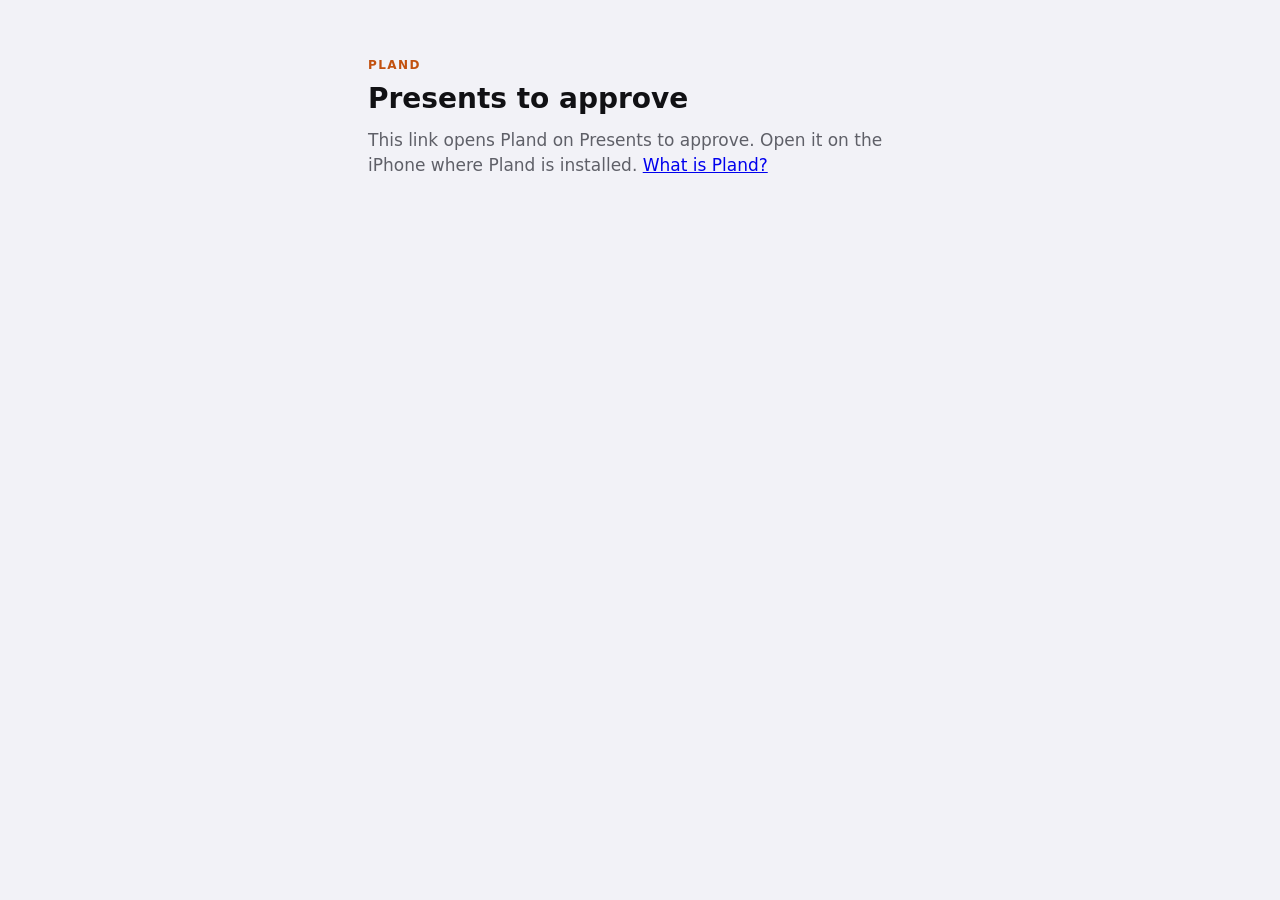
<file: open/presents/index.html>
<!DOCTYPE html>
<html lang="en">
<head>
  <meta charset="utf-8" />
  <meta name="viewport" content="width=device-width, initial-scale=1" />
  <title>Presents to approve</title>
  <meta property="og:title" content="Presents to approve" />
  <meta property="og:site_name" content="Pland" />
  <meta property="og:image" content="https://pland.ai/og.png" />
  <meta name="referrer" content="strict-origin-when-cross-origin" />
  <!-- frame-ancestors is ignored in a meta tag, so this does not stop framing. -->
  <meta http-equiv="Content-Security-Policy" content="default-src 'self'; script-src 'self'; style-src 'self'; img-src 'self' data:; connect-src 'self' https://api.pland.ai; form-action 'self' mailto: https://api.pland.ai; base-uri 'self'; object-src 'none'; frame-ancestors 'none'" />
  <link rel="stylesheet" href="/open/open.css" />
</head>
<body>
  <main>
    <p class="kicker">Pland</p>
    <h1>Presents to approve</h1>
    <p>This link opens Pland on Presents to approve. Open it on the iPhone where Pland is installed. <a href="/">What is Pland?</a></p>
  </main>
</body>
</html>
</file>
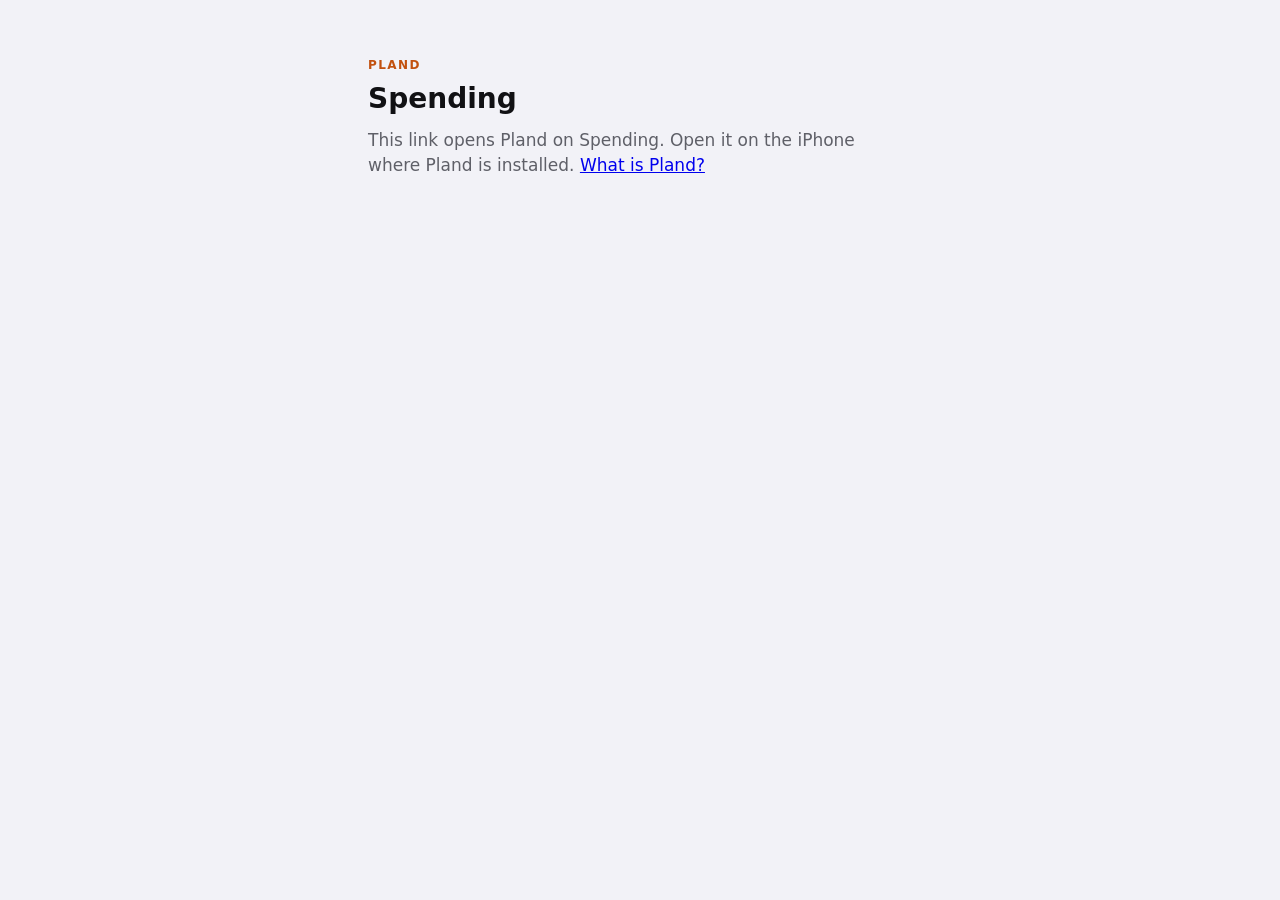
<file: open/spending/index.html>
<!DOCTYPE html>
<html lang="en">
<head>
  <meta charset="utf-8" />
  <meta name="viewport" content="width=device-width, initial-scale=1" />
  <title>Spending</title>
  <meta property="og:title" content="Spending" />
  <meta property="og:site_name" content="Pland" />
  <meta property="og:image" content="https://pland.ai/og.png" />
  <meta name="referrer" content="strict-origin-when-cross-origin" />
  <!-- frame-ancestors is ignored in a meta tag, so this does not stop framing. -->
  <meta http-equiv="Content-Security-Policy" content="default-src 'self'; script-src 'self'; style-src 'self'; img-src 'self' data:; connect-src 'self' https://api.pland.ai; form-action 'self' mailto: https://api.pland.ai; base-uri 'self'; object-src 'none'; frame-ancestors 'none'" />
  <link rel="stylesheet" href="/open/open.css" />
</head>
<body>
  <main>
    <p class="kicker">Pland</p>
    <h1>Spending</h1>
    <p>This link opens Pland on Spending. Open it on the iPhone where Pland is installed. <a href="/">What is Pland?</a></p>
  </main>
</body>
</html>
</file>
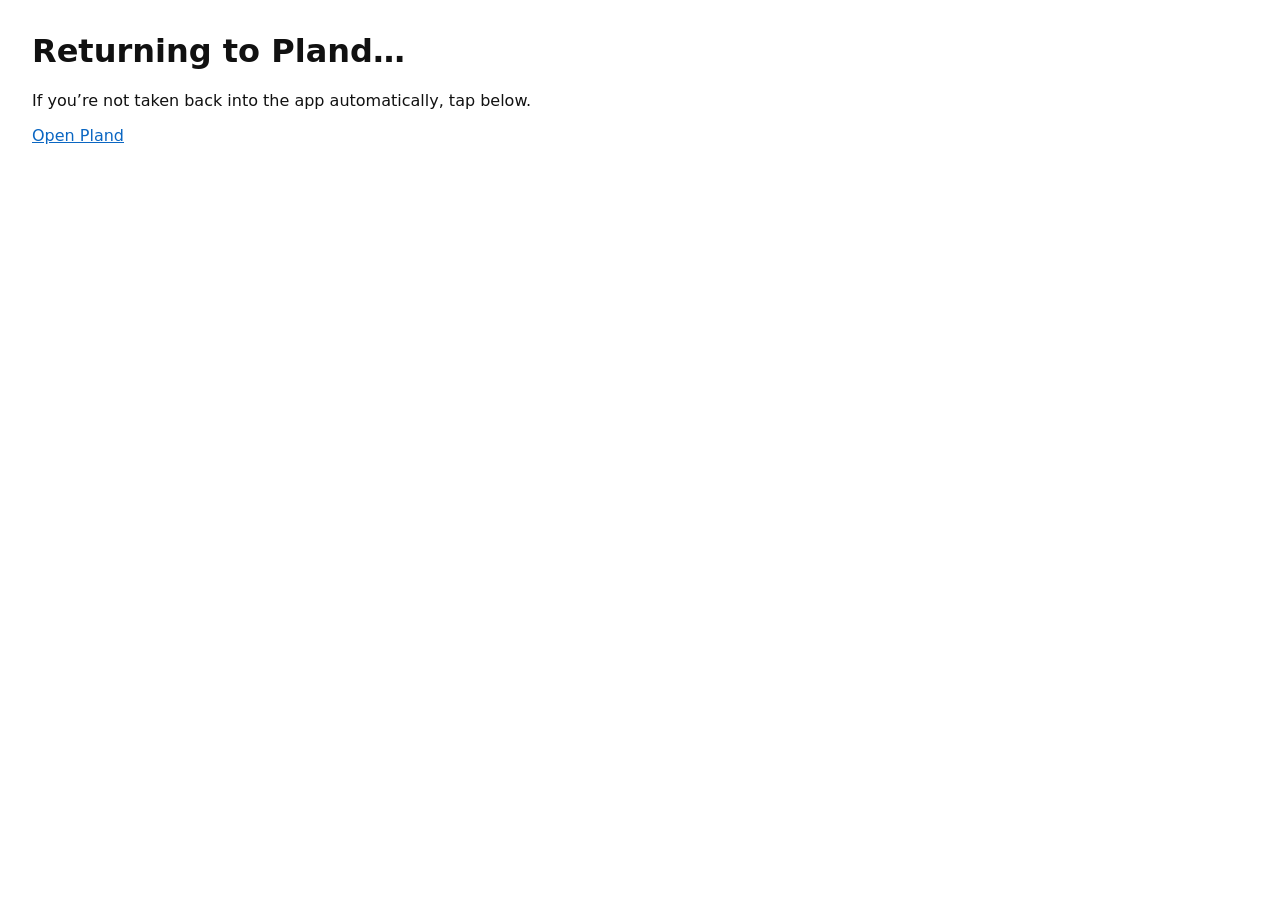
<file: plaid/redirect/index.html>
<!DOCTYPE html>
<html lang="en">
<head>
  <meta charset="utf-8" />
  <meta name="viewport" content="width=device-width, initial-scale=1" />
  <title>Pland — returning to app</title>
  <meta name="referrer" content="strict-origin-when-cross-origin" />
  <!-- frame-ancestors is ignored in a meta tag, so this does not stop framing. -->
  <meta http-equiv="Content-Security-Policy" content="default-src 'self'; script-src 'self'; style-src 'self'; img-src 'self' data:; connect-src 'self' https://api.pland.ai; form-action 'self' mailto: https://api.pland.ai; base-uri 'self'; object-src 'none'; frame-ancestors 'none'" />
  <link rel="stylesheet" href="/plaid/redirect.css" />
</head>
<body>
  <h1>Returning to Pland…</h1>
  <p>If you’re not taken back into the app automatically, tap below.</p>
  <p><a id="open-pland" href="pland://plaid/redirect">Open Pland</a></p>
  <script src="/plaid/redirect.js"></script>
</body>
</html>
</file>
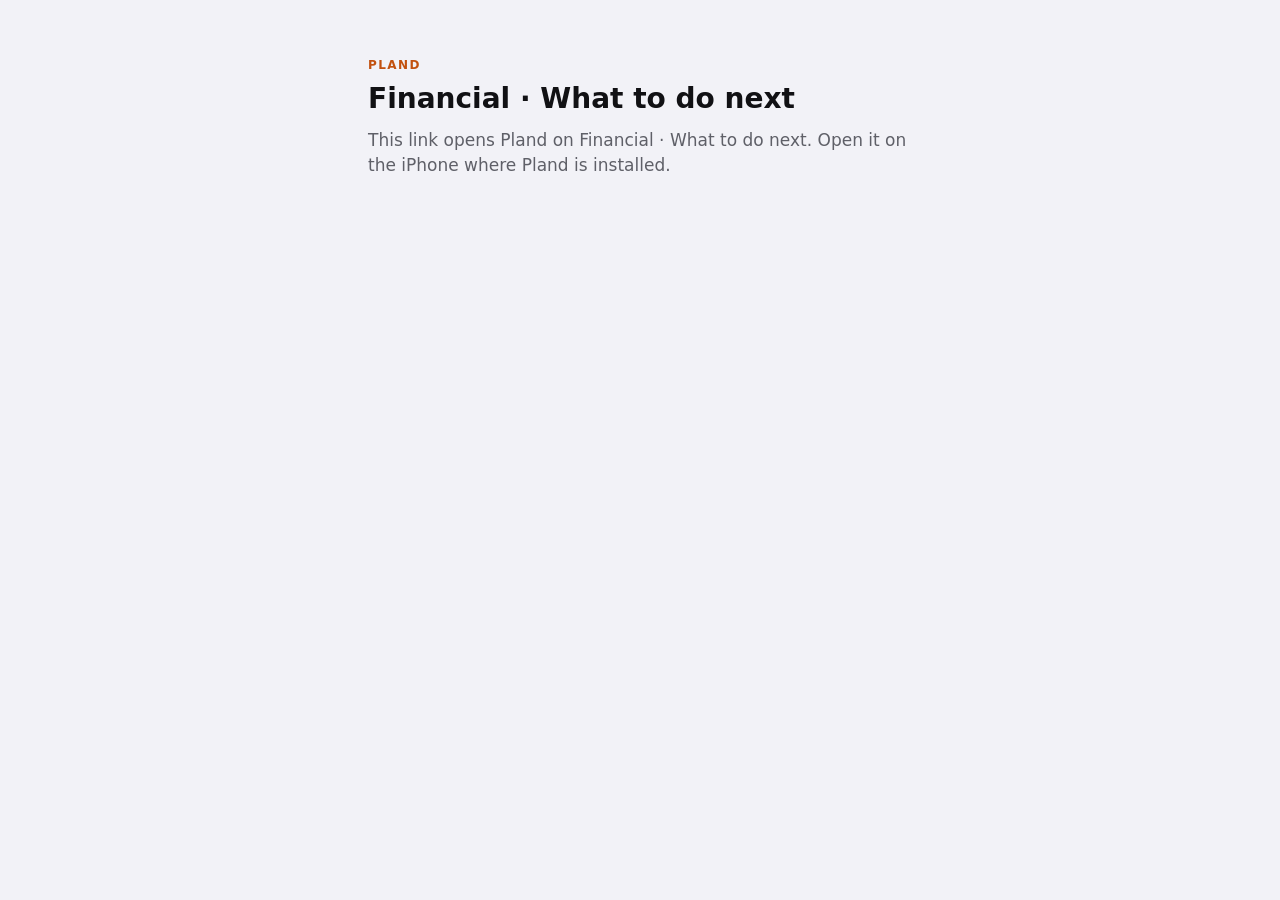
<file: open/financial/next/index.html>
<!DOCTYPE html>
<html lang="en">
<head>
  <meta charset="utf-8" />
  <meta name="viewport" content="width=device-width, initial-scale=1" />
  <title>Financial · What to do next</title>
  <meta property="og:title" content="Financial · What to do next" />
  <meta property="og:site_name" content="Pland" />
  <meta property="og:image" content="https://pland.ai/og.png" />
  <meta name="referrer" content="strict-origin-when-cross-origin" />
  <!-- frame-ancestors is ignored in a meta tag, so this does not stop framing. -->
  <meta http-equiv="Content-Security-Policy" content="default-src 'self'; script-src 'self'; style-src 'self'; img-src 'self' data:; connect-src 'self' https://api.pland.ai; form-action 'self' mailto: https://api.pland.ai; base-uri 'self'; object-src 'none'; frame-ancestors 'none'" />
  <link rel="stylesheet" href="/open/open.css" />
</head>
<body>
  <main>
    <p class="kicker">Pland</p>
    <h1>Financial · What to do next</h1>
    <p>This link opens Pland on Financial · What to do next. Open it on the iPhone where Pland is installed.</p>
  </main>
</body>
</html>
</file>
<file: site.css>
@font-face {
  font-family: "Nunito Sans";
  font-style: normal;
  font-weight: 400 700;
  font-display: swap;
  src: url("fonts/nunito-sans-latin-ext.woff2") format("woff2");
  unicode-range: U+0100-02BA, U+02BD-02C5, U+02C7-02CC, U+02CE-02D7, U+02DD-02FF, U+0304, U+0308, U+0329, U+1D00-1DBF, U+1E00-1E9F, U+1EF2-1EFF, U+2020, U+20A0-20AB, U+20AD-20C4, U+2113, U+2C60-2C7F, U+A720-A7FF;
}
@font-face {
  font-family: "Nunito Sans";
  font-style: normal;
  font-weight: 400 700;
  font-display: swap;
  src: url("fonts/nunito-sans-latin.woff2") format("woff2");
  unicode-range: U+0000-00FF, U+0131, U+0152-0153, U+02BB-02BC, U+02C6, U+02DA, U+02DC, U+0304, U+0308, U+0329, U+2000-206F, U+20AC, U+2122, U+2191, U+2193, U+2212, U+2215, U+FEFF, U+FFFD;
}

:root {
  color-scheme: dark;
  --bg: #0f1214;
  --bg-elevated: #161a1f;
  --bg-card: #292e36;
  --border: #383d47;
  --text: #ffffff;
  --muted: #a1a1a6;
  --accent: #f26e1f;
  --accent-hover: #faa84d;
  --accent-ink: #1a120c;
  --physical: #33b36b;
  --mental: #3873d6;
  --financial: #f5c729;
  --radius: 20px;
  --max: 920px;
  --header: 3.25rem;
  --font: "Avenir Next", Avenir, "Nunito Sans", -apple-system, system-ui, sans-serif;
}

* { box-sizing: border-box; }
html { scroll-behavior: smooth; }
body {
  margin: 0;
  font-family: var(--font);
  background: linear-gradient(180deg, #262b33 0, var(--bg) 720px) no-repeat, var(--bg);
  color: var(--text);
  line-height: 1.5;
  font-size: 17px;
  -webkit-font-smoothing: antialiased;
}
img { max-width: 100%; height: auto; display: block; }
a { color: var(--accent); }
a:hover { color: var(--accent-hover); }
:focus-visible {
  outline: 2px solid var(--accent-hover);
  outline-offset: 3px;
}

.wrap { max-width: var(--max); margin: 0 auto; padding: 0 1.25rem; }

header {
  height: var(--header);
  display: flex;
  align-items: center;
  position: sticky;
  top: 0;
  z-index: 5;
  background: rgba(15, 18, 20, 0.9);
  backdrop-filter: blur(10px);
  border-bottom: 1px solid var(--border);
}
.logo {
  font-weight: 700;
  font-size: 1.25rem;
  letter-spacing: -0.03em;
  color: var(--accent);
  text-decoration: none;
}
.logo:hover { color: var(--accent-hover); text-decoration: none; }

h1 {
  margin: 0 0 0.85rem;
  font-size: clamp(1.9rem, 4.4vw, 3.2rem);
  line-height: 1.05;
  letter-spacing: -0.025em;
  font-weight: 700;
}
h2 {
  margin: 1.75rem 0 0.45rem;
  font-size: 1.35rem;
  letter-spacing: -0.02em;
  font-weight: 700;
}
h3 { margin: 0 0 0.35rem; font-size: 1.05rem; font-weight: 700; }

.hero {
  min-height: calc(100dvh - var(--header));
  display: flex;
  align-items: center;
  padding: 0.75rem 0 1rem;
}
.hero-grid {
  width: 100%;
  display: grid;
  grid-template-areas:
    "copy"
    "shot"
    "cta";
  justify-items: start;
  gap: 0.85rem 2rem;
}
.hero-copy { grid-area: copy; max-width: 38rem; }
.hero-shot {
  grid-area: shot;
  width: 186px;
  justify-self: center;
  border-radius: 26px;
  box-shadow: 0 0 0 5px #050505, 0 0 0 6px var(--border), 0 18px 40px rgba(0, 0, 0, 0.45);
}
.hero-cta { grid-area: cta; }
.dek {
  margin: 0 0 0.55rem;
  color: var(--muted);
  font-size: 1.02rem;
  line-height: 1.4;
  max-width: 38rem;
}
.dek + .dek { margin-bottom: 0; }

.btn {
  display: inline-block;
  background: var(--accent);
  color: var(--accent-ink);
  font-weight: 700;
  font-size: 1rem;
  font-family: inherit;
  line-height: 1.2;
  padding: 0.8rem 1.2rem;
  border-radius: 999px;
  border: 0;
  text-decoration: none;
  cursor: pointer;
}
.btn:hover { background: var(--accent-hover); color: var(--accent-ink); text-decoration: none; }
.btn[disabled] { opacity: 0.65; cursor: progress; }

.waitlist, .how, .prose { padding: 2.5rem 0 1rem; }
.waitlist h2, .prose h1 { margin-top: 0; }
.lead { color: var(--muted); margin: 0 0 1.1rem; max-width: 38rem; }

.form-card {
  background: var(--bg-card);
  border: 1px solid var(--border);
  border-radius: var(--radius);
  padding: 1.2rem 1.2rem 1.3rem;
  max-width: 28rem;
}
.form-card label {
  display: block;
  margin: 0.85rem 0 0.3rem;
  font-size: 0.82rem;
  font-weight: 600;
  color: var(--muted);
}
.form-card label:first-of-type { margin-top: 0; }
.form-card input,
.form-card select {
  width: 100%;
  background: var(--bg-elevated);
  border: 1px solid var(--border);
  border-radius: 10px;
  color: var(--text);
  font: inherit;
  font-size: 1rem;
  padding: 0.65rem 0.75rem;
}
.form-card input:focus,
.form-card select:focus { border-color: var(--accent); }
.form-card input:focus-visible,
.form-card select:focus-visible { outline: 2px solid var(--accent); outline-offset: 2px; }
.form-actions { margin-top: 1.1rem; }
.form-actions .btn { width: 100%; }
.form-status { margin: 0.9rem 0 0; min-height: 1.4em; }
.form-status.ok { color: var(--text); }
.form-status.err { color: #ffb4ab; }
.fine { margin: 0.9rem 0 0; color: var(--muted); font-size: 0.92rem; }

.how { padding-top: 0.5rem; }
details {
  border-top: 1px solid var(--border);
  padding: 0.35rem 0 2rem;
}
summary {
  cursor: pointer;
  font-weight: 700;
  font-size: 1.05rem;
  padding: 0.9rem 0;
  list-style: none;
}
summary::-webkit-details-marker { display: none; }
summary::after {
  content: " ↓";
  color: var(--accent);
  font-weight: 700;
}
details[open] summary::after { content: " ↑"; }
.position {
  font-size: 1.15rem;
  line-height: 1.45;
  max-width: 36rem;
  margin: 0.2rem 0 0;
}
.dial-grid {
  display: grid;
  gap: 0.75rem;
  margin-top: 0.8rem;
}
.dial-grid article {
  background: var(--bg-card);
  border: 1px solid var(--border);
  border-top: 3px solid var(--edge);
  border-radius: var(--radius);
  padding: 0.95rem 1rem 1rem;
}
.dial-physical { --edge: var(--physical); --edge-text: var(--physical); }
.dial-mental { --edge: var(--mental); --edge-text: var(--mental-text); }
.dial-financial { --edge: var(--financial); --edge-text: var(--financial-text); }
/* Headings use the text shade of each dial colour, which keeps 4.5:1 in both themes; the border keeps the bright one. */
.dial-grid h3 { color: var(--edge-text); }
.dial-grid p, .how-body p, .how-body li { color: var(--muted); }
.how-body p { max-width: 40rem; }
.how-body ul { margin: 0.4rem 0 0; padding-left: 1.15rem; max-width: 40rem; }
.how-body li { margin: 0.28rem 0; }
.for { margin-top: 1.4rem; color: var(--text); }

footer {
  border-top: 1px solid var(--border);
  padding: 1.4rem 0 2.2rem;
  color: var(--muted);
  font-size: 0.95rem;
}
.footer-row {
  display: flex;
  flex-wrap: wrap;
  gap: 0.4rem 1.1rem;
  align-items: center;
}
.footer-row a { color: var(--muted); text-decoration: none; }
.footer-row a:hover { color: var(--text); }

.prose { padding-bottom: 2rem; }
.prose h1 { font-size: clamp(1.8rem, 4vw, 2.4rem); }
.prose h2 { font-size: 1.2rem; }
.prose p, .prose li { color: var(--muted); max-width: 40rem; }
.prose ul { padding-left: 1.15rem; }
.prose code {
  font-family: ui-monospace, SFMono-Regular, Menlo, Consolas, monospace;
  font-size: 0.92em;
  color: var(--accent-hover);
}

@media (min-width: 860px) {
  .hero-grid {
    grid-template-columns: minmax(0, 1.25fr) auto;
    grid-template-areas:
      "copy shot"
      "cta shot";
    align-items: center;
    column-gap: 3rem;
  }
  .hero-shot { width: 270px; justify-self: end; }
  .hero-cta { justify-self: start; }
  .form-actions .btn { width: auto; }
  .dial-grid { grid-template-columns: repeat(3, 1fr); }
}

@media (max-width: 859px) {
  .hero-cta, .hero-cta .btn { width: 100%; text-align: center; }
}

@media (prefers-reduced-motion: reduce) {
  html { scroll-behavior: auto; }
}

/* Landing sections */
.eyebrow, .kicker {
  margin: 0 0 0.6rem;
  font-size: 0.8rem;
  font-weight: 700;
  letter-spacing: 0.08em;
  text-transform: uppercase;
  color: var(--accent);
}
.link-more {
  display: inline-block;
  margin-left: 1rem;
  font-weight: 600;
  color: var(--muted);
  text-decoration: none;
}
.link-more:hover { color: var(--text); }
.band { padding: 4.5rem 0 1rem; }
.band h2 {
  margin: 0 0 0.7rem;
  font-size: clamp(1.55rem, 3vw, 2.2rem);
  line-height: 1.12;
  letter-spacing: -0.025em;
}
.band .lead { font-size: 1.05rem; max-width: 40rem; }
.dial { background: var(--bg-card); }
.dial p { margin: 0; }
.note { color: var(--muted); max-width: 40rem; margin: 1.2rem 0 0; }
.feature-row {
  display: grid;
  gap: 1.5rem;
  align-items: center;
  padding: 2rem 0;
  border-top: 1px solid var(--border);
}
.feature-row:first-of-type { margin-top: 1.4rem; }
.feature-copy h3 { font-size: 1.25rem; margin-bottom: 0.6rem; }
.tag-physical { color: var(--physical); }
.tag-mental { color: var(--mental-text); }
.tag-food { color: var(--accent); }
.tag-plan { color: var(--financial-text); }
.tag-learn { color: var(--physical); }
.signature { color: var(--text); font-weight: 600; margin: 0.4rem 0 0; }
.ticks { list-style: none; margin: 0; padding: 0; }
.ticks li {
  position: relative;
  padding-left: 1.3rem;
  margin: 0 0 0.7rem;
  color: var(--muted);
}
.ticks li::before {
  content: "";
  position: absolute;
  left: 0;
  top: 0.6em;
  width: 0.45rem;
  height: 0.45rem;
  border-radius: 50%;
  background: var(--accent);
}
.ticks strong { color: var(--text); font-weight: 700; }
.feature-shot { justify-self: center; }
.feature-shot.phone {
  width: 220px;
  border-radius: 26px;
  box-shadow: 0 0 0 5px #050505, 0 0 0 6px var(--border), 0 18px 40px rgba(0, 0, 0, 0.35);
}
.feature-shot.crop {
  width: 100%;
  max-width: 340px;
  border-radius: 18px;
  border: 1px solid var(--border);
  box-shadow: 0 14px 34px rgba(0, 0, 0, 0.3);
}
.rolling {
  margin-top: 1rem;
  padding: 1.1rem 1.2rem;
  border: 1px dashed var(--border-strong);
  border-radius: var(--radius);
}
.rolling h3 { color: var(--muted); font-size: 0.85rem; letter-spacing: 0.08em; text-transform: uppercase; }
.rolling p { margin: 0; color: var(--muted); max-width: 40rem; }
.steps { display: grid; gap: 0.75rem; margin-top: 1.4rem; }
.steps article {
  background: var(--bg-card);
  border: 1px solid var(--border);
  border-radius: var(--radius);
  padding: 1.1rem 1.15rem 1.2rem;
}
.steps p { margin: 0; color: var(--muted); }
.step-n {
  display: inline-grid;
  place-items: center;
  width: 1.7rem;
  height: 1.7rem;
  margin-bottom: 0.6rem;
  border-radius: 50%;
  background: var(--accent);
  color: var(--accent-ink);
  font-weight: 700;
  font-size: 0.9rem;
}
.vision .wrap {
  border-radius: 28px;
  padding-top: 2.4rem;
  padding-bottom: 2.4rem;
  background: var(--vision-bg);
  border: 1px solid var(--border);
}
.vision h2 { max-width: 36rem; }
.waitlist.band { padding-bottom: 4rem; }
.waitlist-grid { display: grid; gap: 1.5rem; }
.waitlist-grid .form-card { max-width: none; }
.waitlist-grid .fine { margin-top: 0; }

@media (min-width: 860px) {
  .feature-row { grid-template-columns: minmax(0, 1.3fr) minmax(0, 1fr); gap: 3rem; }
  .feature-row.flip .feature-shot { order: -1; }
  .steps { grid-template-columns: repeat(2, 1fr); }
  .vision .wrap { padding: 3rem 2.5rem; }
  .waitlist-grid { grid-template-columns: 1fr 1fr; align-items: start; gap: 3rem; }
}
@media (max-width: 859px) {
  .link-more { display: block; margin: 0.8rem 0 0; text-align: center; }
  .vision .wrap { margin: 0 1rem; }
}

/* Light scheme */
:root {
  --border-strong: #4a505c;
  --mental-text: #6f9ff0;
  --financial-text: var(--financial);
  --vision-bg: linear-gradient(135deg, #1d232b, #161a1f);
}
@media (prefers-color-scheme: light) {
  :root {
    color-scheme: light;
    --bg: #f7f5f2;
    --bg-elevated: #ffffff;
    --bg-card: #ffffff;
    --border: #e3dfd8;
    --border-strong: #c9c3b8;
    --text: #15181b;
    --muted: #555a61;
    --accent: #c4500c;
    --accent-hover: #a34108;
    --accent-ink: #ffffff;
    --physical: #1d7f48;
    --mental-text: #2f62b8;
    --financial-text: #8a6a00;
    --vision-bg: linear-gradient(135deg, #fff4ea, #ffffff);
  }
  body { background: linear-gradient(180deg, #ffffff 0, var(--bg) 720px) no-repeat, var(--bg); }
  header { background: rgba(247, 245, 242, 0.9); }
  .dial-financial { --edge: #b38a00; }
  .form-status.err { color: #b3261e; }
  .feature-shot.crop, .hero-shot, .feature-shot.phone { box-shadow: 0 0 0 5px #050505, 0 0 0 6px var(--border), 0 18px 40px rgba(0, 0, 0, 0.18); }
  .feature-shot.crop { box-shadow: 0 14px 34px rgba(0, 0, 0, 0.14); }
}
@media (min-width: 860px) {
  .hero-grid { grid-template-rows: auto auto; align-content: center; row-gap: 1.6rem; }
  .hero-copy { align-self: end; }
  .hero-cta { align-self: start; }
}

/* Money lead */
.kicker-money { color: var(--financial-text); }
.money h2 { max-width: 40rem; }
.money-grid { display: grid; gap: 2rem; margin-top: 1.8rem; align-items: start; }
.money-card {
  margin: 0;
  background: var(--bg-card);
  border: 1px solid var(--border);
  border-top: 3px solid var(--financial);
  border-radius: var(--radius);
  padding: 1.3rem 1.3rem 1.1rem;
  box-shadow: 0 18px 40px rgba(0, 0, 0, 0.25);
}
.sample-tag {
  display: inline-block;
  margin: 0 0 1rem;
  padding: 0.2rem 0.6rem;
  border-radius: 999px;
  border: 1px dashed var(--border-strong);
  color: var(--muted);
  font-size: 0.75rem;
  font-weight: 600;
}
.chance { display: flex; align-items: baseline; gap: 0.7rem; flex-wrap: wrap; }
.chance-n { font-size: 3.4rem; font-weight: 700; line-height: 1; letter-spacing: -0.03em; color: var(--financial-text); }
.chance-l { color: var(--muted); max-width: 12rem; line-height: 1.3; }
.meter { position: relative; height: 8px; margin: 1rem 0 0.4rem; border-radius: 999px; background: var(--bg-elevated); border: 1px solid var(--border); }
.meter-fill { position: absolute; left: 0; top: 0; bottom: 0; width: 92%; border-radius: 999px; background: var(--financial); }
.meter-mark { position: absolute; left: 90%; top: -4px; bottom: -4px; width: 2px; background: var(--text); opacity: 0.5; }
.meter-note { margin: 0 0 1rem; font-size: 0.85rem; color: var(--physical); font-weight: 600; }
.levers { display: grid; grid-template-columns: repeat(3, 1fr); gap: 0.5rem; margin: 0 0 1rem; }
.levers div { background: var(--bg-elevated); border: 1px solid var(--border); border-radius: 12px; padding: 0.55rem 0.65rem; }
.levers dt { font-size: 0.72rem; color: var(--muted); }
.levers dd { margin: 0; font-weight: 700; font-size: 1.05rem; }
.year-h { margin: 0 0 0.4rem; font-size: 0.8rem; font-weight: 700; color: var(--muted); }
.year-rows { list-style: none; margin: 0; padding: 0; }
.year-rows li { display: flex; justify-content: space-between; padding: 0.4rem 0; border-top: 1px solid var(--border); font-size: 0.95rem; }
.year-rows li span:last-child { font-weight: 700; font-variant-numeric: tabular-nums; }
.money-card figcaption { margin-top: 0.8rem; font-size: 0.75rem; color: var(--muted); }
.fine-print { color: var(--muted); font-size: 0.9rem; margin: 0.4rem 0 0; }
.tradeoff {
  margin-top: 2rem;
  padding: 1.2rem 1.3rem;
  border-radius: var(--radius);
  background: var(--vision-bg);
  border: 1px solid var(--border);
}
.tradeoff h3 { font-size: 1.1rem; margin-bottom: 0.4rem; }
.tradeoff p { margin: 0; color: var(--muted); max-width: 46rem; }
@media (min-width: 860px) {
  .money-grid { grid-template-columns: minmax(0, 0.9fr) minmax(0, 1.1fr); gap: 3rem; }
}
@media (max-width: 420px) {
  .chance-n { font-size: 2.8rem; }
}
</file>
<file: open/open.css>
:root{color-scheme:light dark;--bg:#f2f2f7;--fg:#111114;--muted:#5f6068;--accent:#c2510f}
@media (prefers-color-scheme:dark){:root{--bg:#0f1114;--fg:#f5f5f7;--muted:#a9acb3;--accent:#ff8a45}}
body{margin:0;background:var(--bg);color:var(--fg);font:17px/1.5 -apple-system,BlinkMacSystemFont,"Nunito Sans",system-ui,sans-serif}
main{max-width:34rem;margin:0 auto;padding:56px 16px}
.kicker{margin:0;font-size:12px;font-weight:800;letter-spacing:.12em;text-transform:uppercase;color:var(--accent)}
h1{margin:8px 0 12px;font-size:28px;line-height:1.2}
p{margin:0;color:var(--muted)}
</file>
<file: plaid/redirect.css>
body {
  font-family: -apple-system, system-ui, sans-serif;
  margin: 2rem;
  color: #111;
}
a { color: #0a66c2; }
</file>
